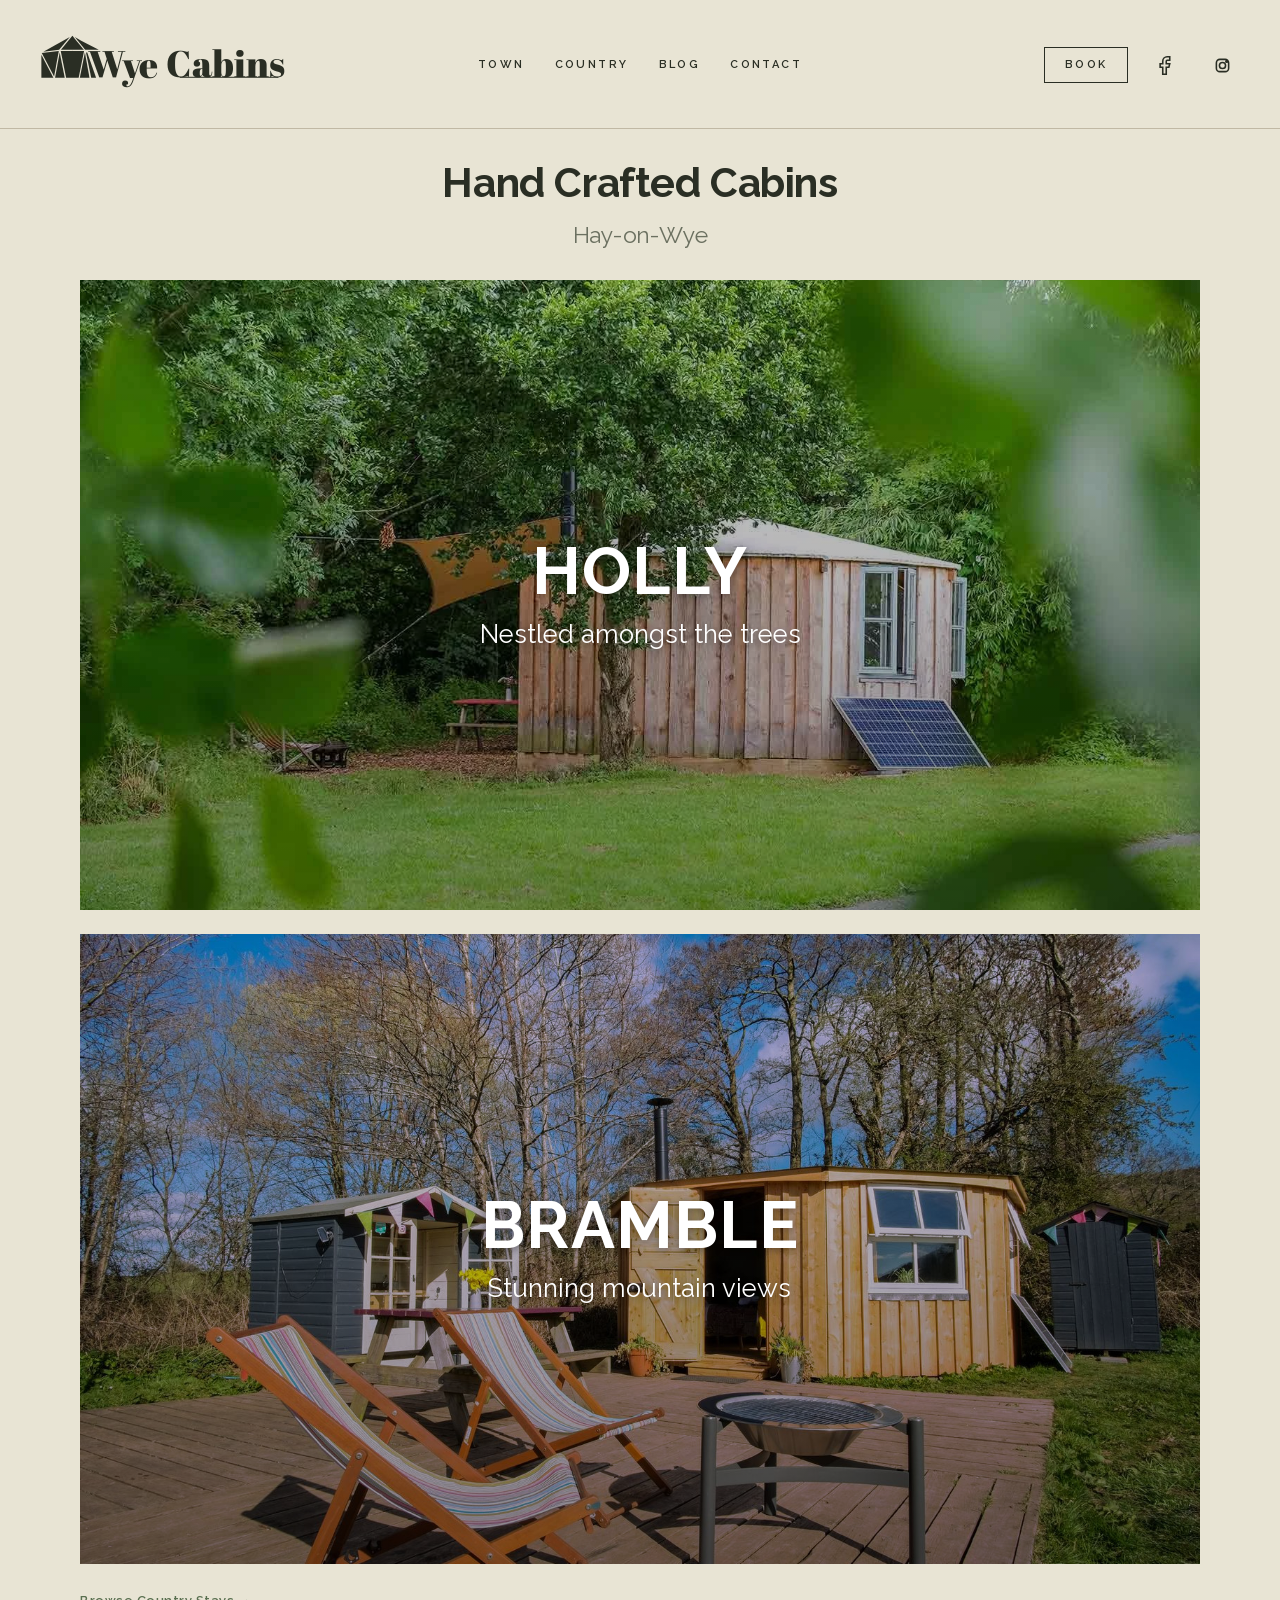
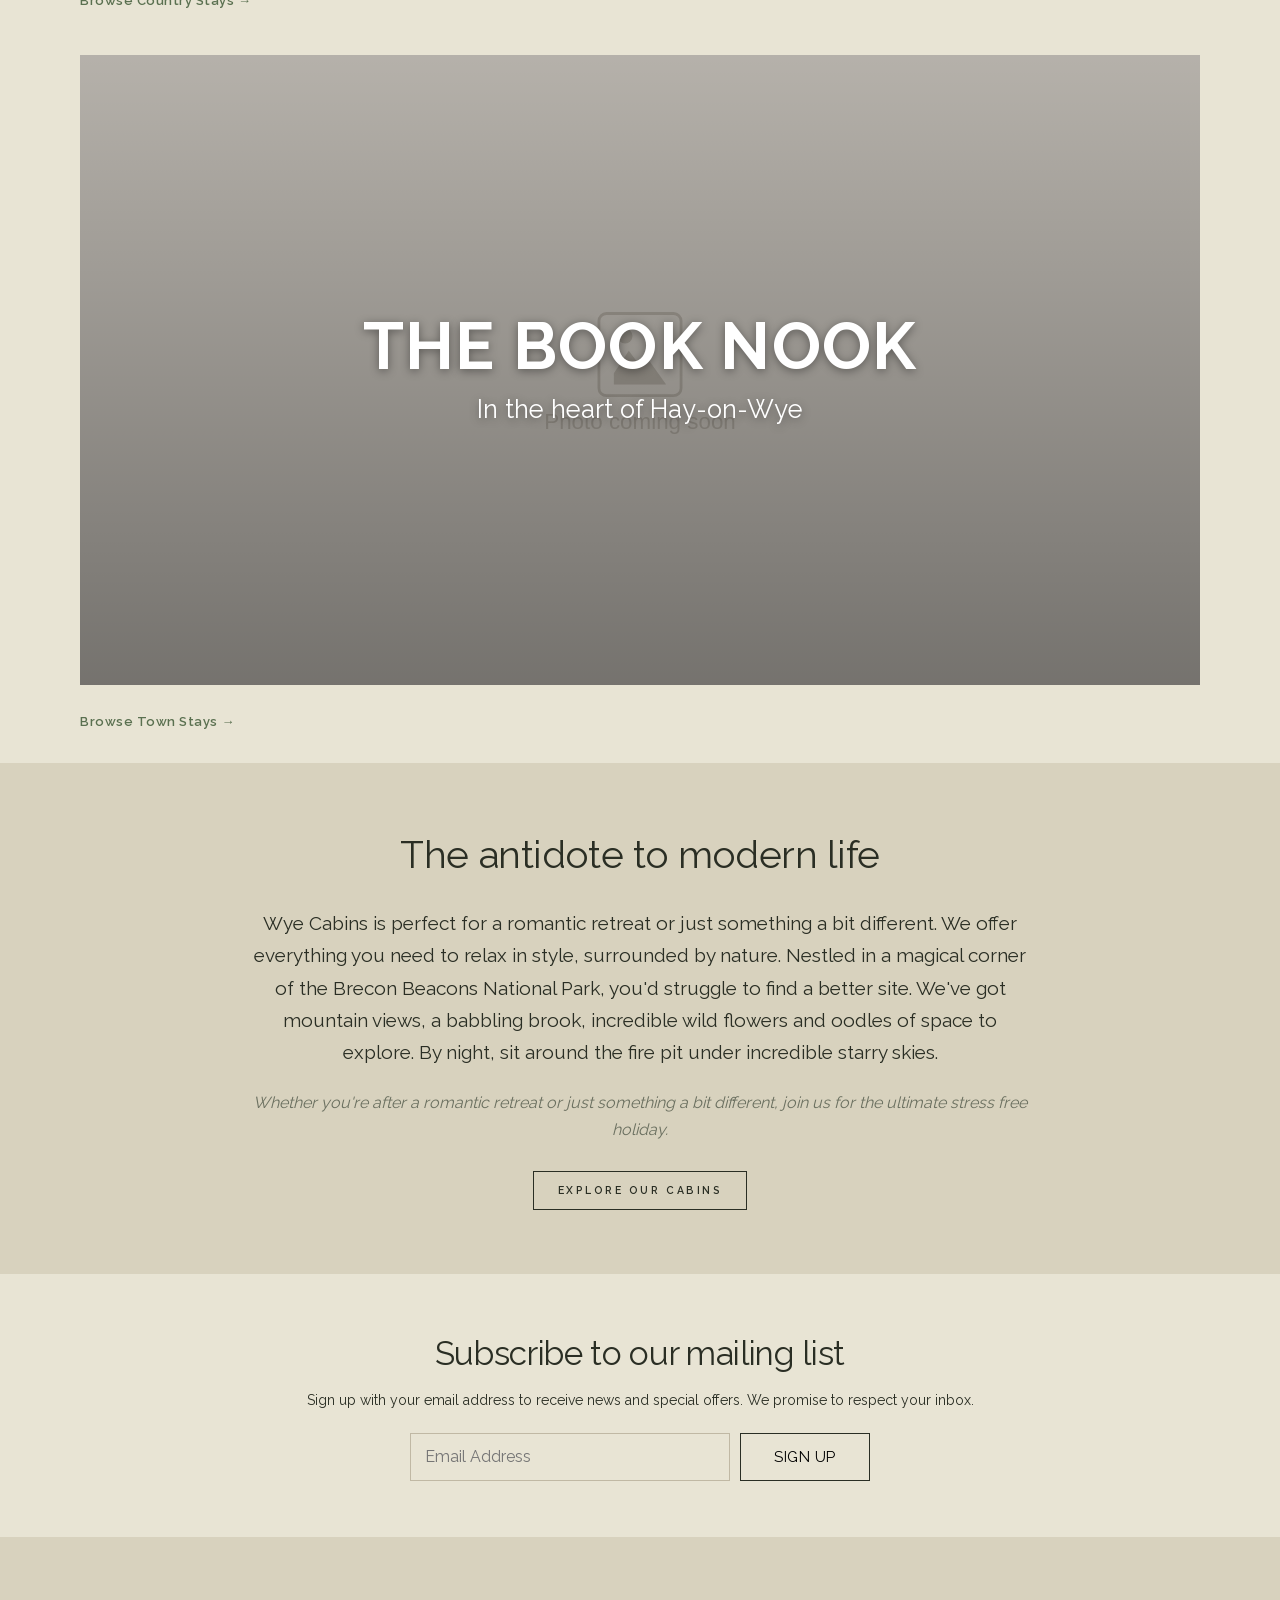
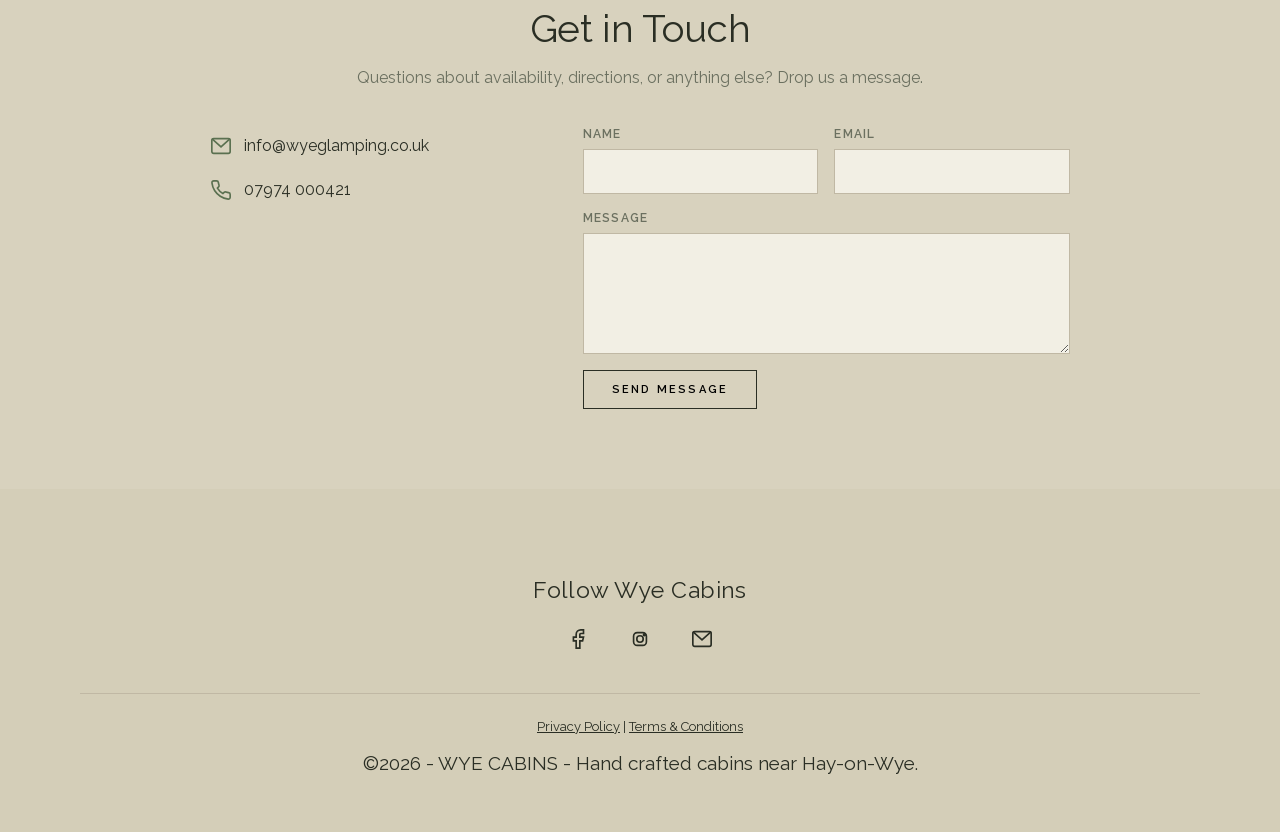
<file: index.html>
<!doctype html>
<html lang="en">
  <head>
    <meta charset="UTF-8">
    <meta name="viewport" content="width=device-width, initial-scale=1.0">
    <link rel="icon" href="assets/images/favicon.svg" type="image/svg+xml">
    <title>Hand Crafted Cabins in Hay-on-Wye | Wye Cabins</title>
    <meta name="description" content="Book hand crafted cabins in the Brecon Beacons near Hay-on-Wye. Romantic retreats with mountain views, fire pits and starry skies. Choose from Holly, Bramble or The Book Nook.">
    <link rel="canonical" href="https://wyecabins.co.uk/">
    <meta property="og:title" content="Hand Crafted Cabins in Hay-on-Wye | Wye Cabins">
    <meta property="og:description" content="Book hand crafted cabins in the Brecon Beacons near Hay-on-Wye. Romantic retreats with mountain views, fire pits and starry skies.">
    <meta property="og:image" content="assets/images/Holly/Holly%20Cover.webp">
    <meta property="og:url" content="https://wyecabins.co.uk/">
    <meta property="og:type" content="website">
    <meta name="twitter:card" content="summary_large_image">
    <meta name="twitter:title" content="Hand Crafted Cabins in Hay-on-Wye | Wye Cabins">
    <meta name="twitter:description" content="Book hand crafted cabins in the Brecon Beacons near Hay-on-Wye.">
    <meta name="twitter:image" content="assets/images/Holly/Holly%20Cover.webp">
    <link rel="stylesheet" href="styles.css">
    <link rel="preload" as="image" href="assets/images/Holly/Holly%20Cover.webp" fetchpriority="high">
    <link rel="preload" as="font" href="assets/fonts/raleway.woff2" type="font/woff2" crossorigin>
    <link rel="preload" as="font" href="assets/fonts/abril-fatface.woff2" type="font/woff2" crossorigin>
    <script type="application/ld+json">
    {
      "@context": "https://schema.org",
      "@type": "LodgingBusiness",
      "name": "Wye Cabins",
      "description": "Hand crafted cabins in the Brecon Beacons near Hay-on-Wye.",
      "address": {
        "@type": "PostalAddress",
        "streetAddress": "Gwernyfed Old Estate Yard, Felindre",
        "addressLocality": "Brecon",
        "postalCode": "LD3 0SU",
        "addressRegion": "Powys",
        "addressCountry": "GB"
      },
      "telephone": "+447974000421",
      "email": "info@wyeglamping.co.uk",
      "url": "https://wyecabins.co.uk",
      "sameAs": [
        "https://www.facebook.com/pages/Wye%20Glamping/625040167843407/",
        "https://www.instagram.com/wye_glamping/"
      ],
      "hasMap": "https://www.google.com/maps/search/?api=1&query=Felindre+Brecon+Powys"
    }
    </script>
  </head>
  <body data-page="home">
    <a class="skip-link" href="#main-content">Skip to content</a>

    <header class="topbar" id="site-header"></header>

    <main id="main-content" data-slot="home">
      <div id="homeContent"></div>
    </main>

    <footer class="site-footer" id="site-footer"></footer>

    <script src="script.js" defer></script>
  </body>
</html>
</file>
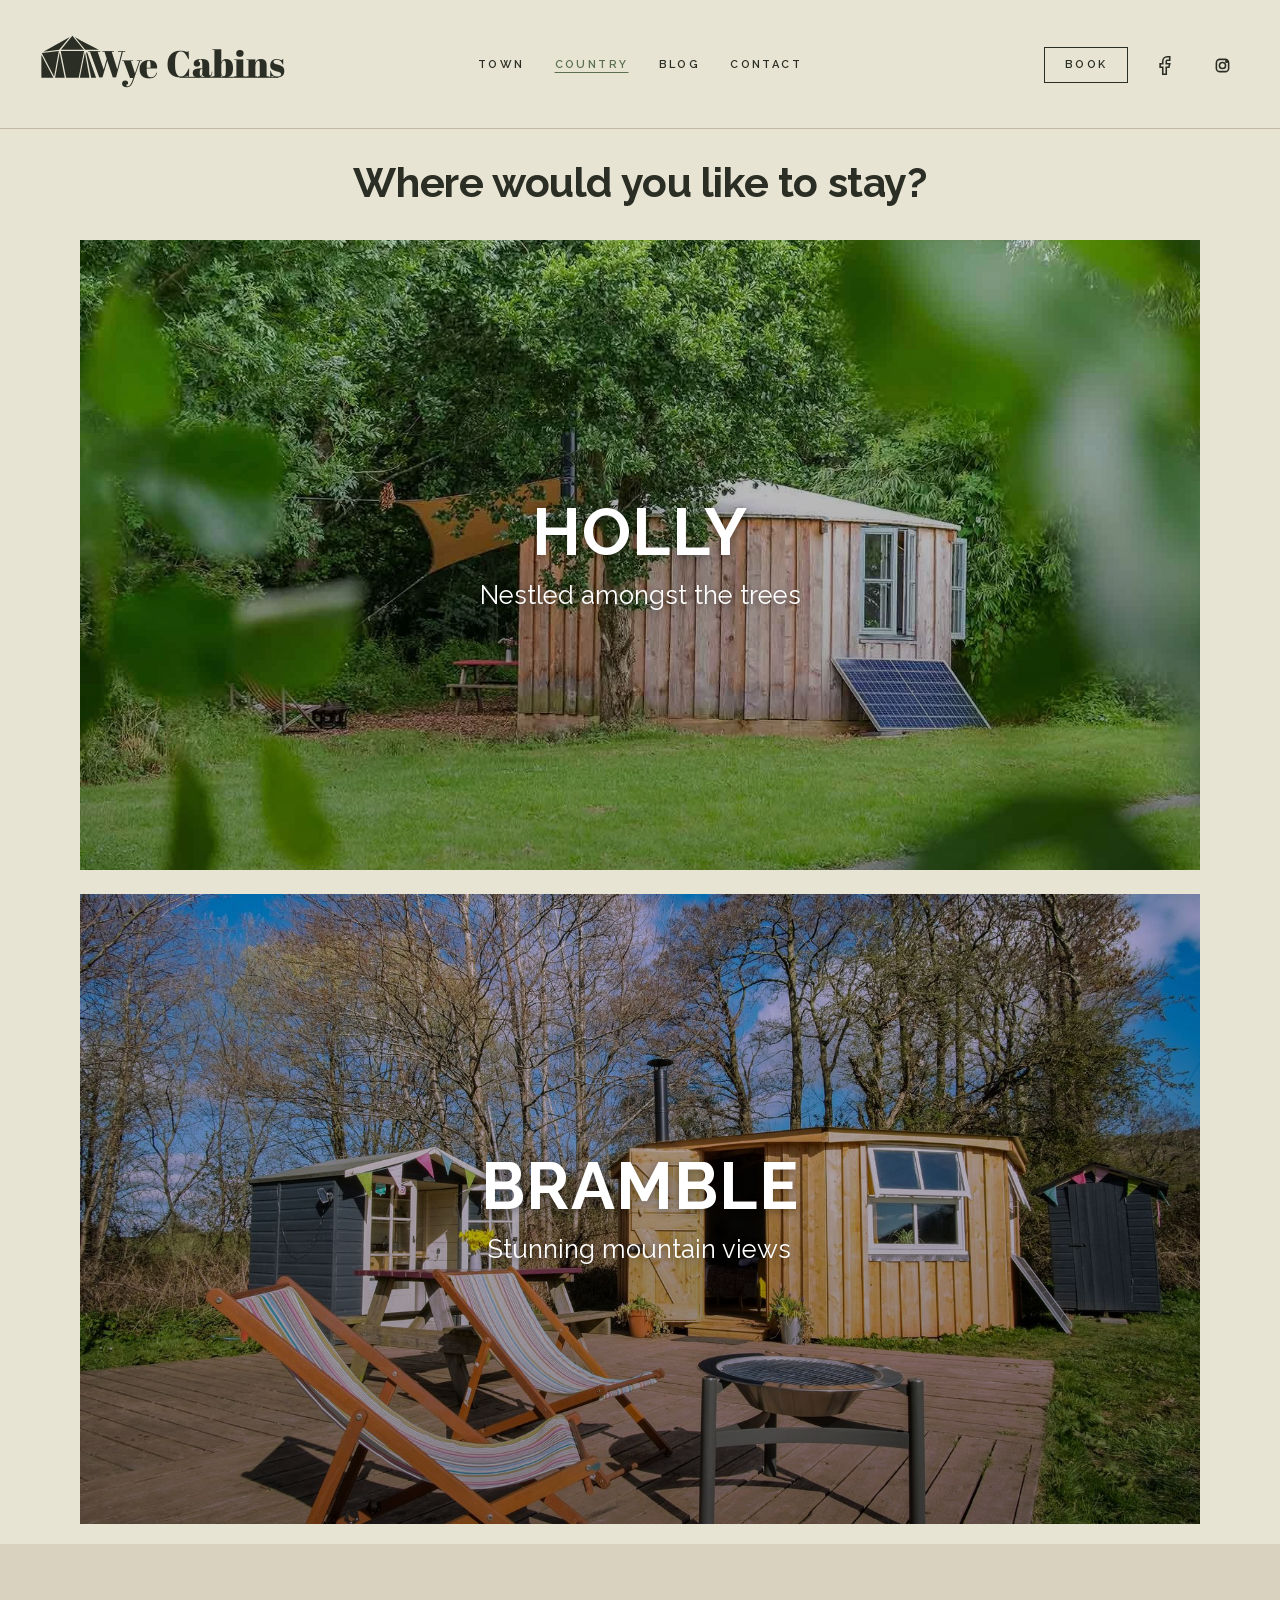
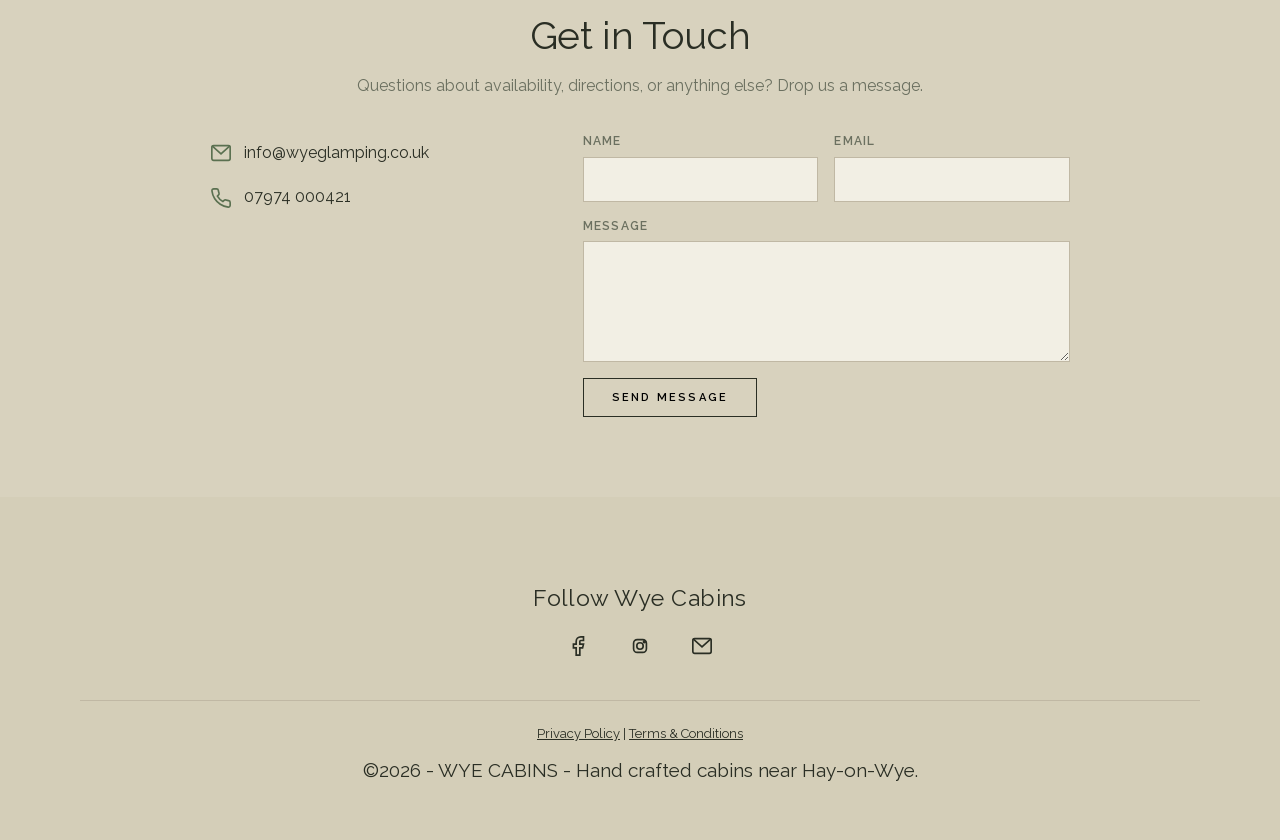
<file: country.html>
<!doctype html>
<html lang="en">
  <head>
    <meta charset="UTF-8">
    <meta name="viewport" content="width=device-width, initial-scale=1.0">
    <link rel="icon" href="assets/images/favicon.svg" type="image/svg+xml">
    <title>Country Cabins near Hay-on-Wye | Wye Cabins</title>
    <meta name="description" content="Escape to off-grid cabins in the Brecon Beacons. Choose Holly or Bramble for mountain views, wood burners and wild flower meadows near Hay-on-Wye.">
    <meta property="og:title" content="Country Cabins near Hay-on-Wye | Wye Cabins">
    <meta property="og:description" content="Escape to off-grid cabins in the Brecon Beacons. Choose Holly or Bramble for mountain views, wood burners and wild flower meadows near Hay-on-Wye.">
    <meta property="og:image" content="assets/images/Holly/Holly%20Cover.webp">
    <meta property="og:type" content="website">
    <link rel="canonical" href="https://wyecabins.co.uk/country.html">
    <meta property="og:url" content="https://wyecabins.co.uk/country.html">
    <meta name="twitter:card" content="summary_large_image">
    <meta name="twitter:title" content="Country Cabins near Hay-on-Wye | Wye Cabins">
    <meta name="twitter:description" content="Escape to off-grid cabins in the Brecon Beacons. Choose Holly or Bramble for mountain views and wood burners.">
    <meta name="twitter:image" content="assets/images/Holly/Holly%20Cover.webp">
    <link rel="stylesheet" href="styles.css">
    <link rel="preload" as="image" href="assets/images/Holly/Holly%20Cover.webp" fetchpriority="high">
  </head>
  <body data-page="country">
    <a class="skip-link" href="#main-content">Skip to content</a>

    <header class="topbar" id="site-header"></header>

    <main id="main-content" class="home-section">
      <div id="countryContent"></div>
    </main>

    <footer class="site-footer" id="site-footer"></footer>

    <script src="script.js" defer></script>
  </body>
</html>
</file>
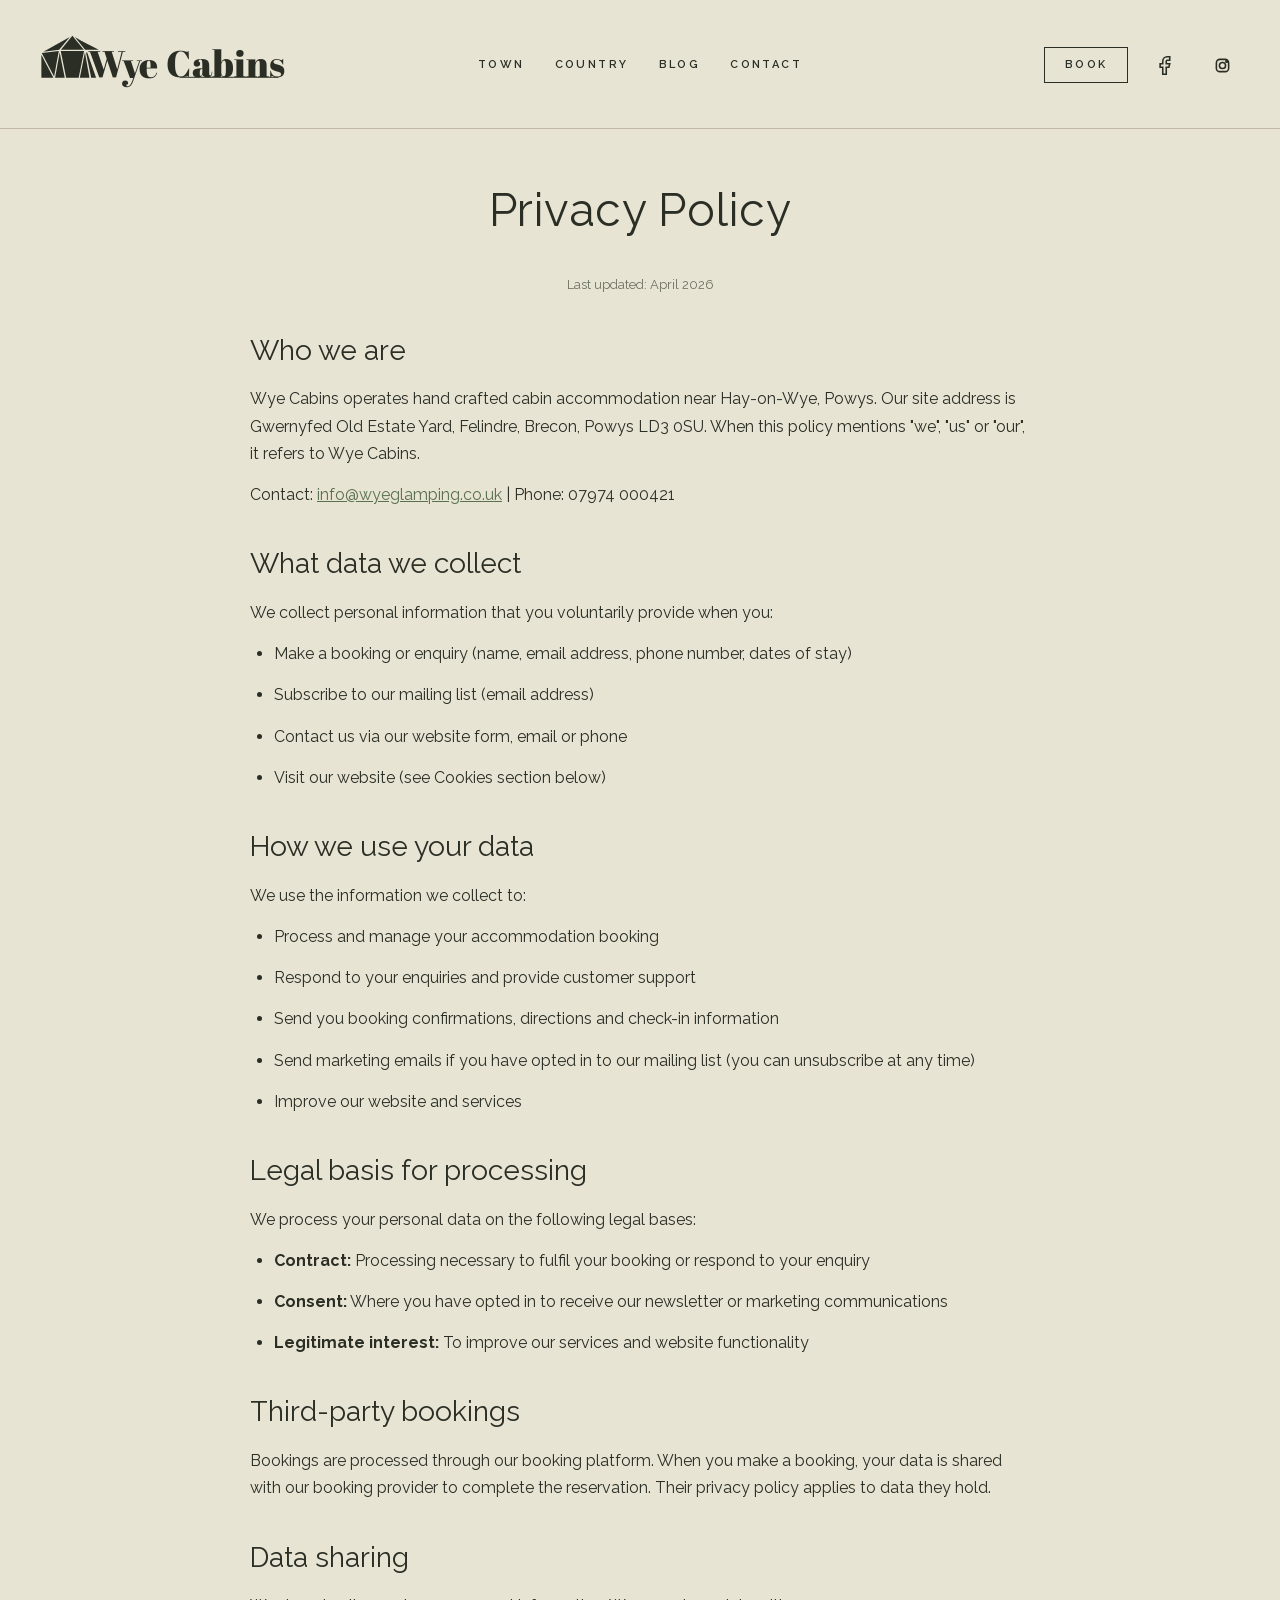
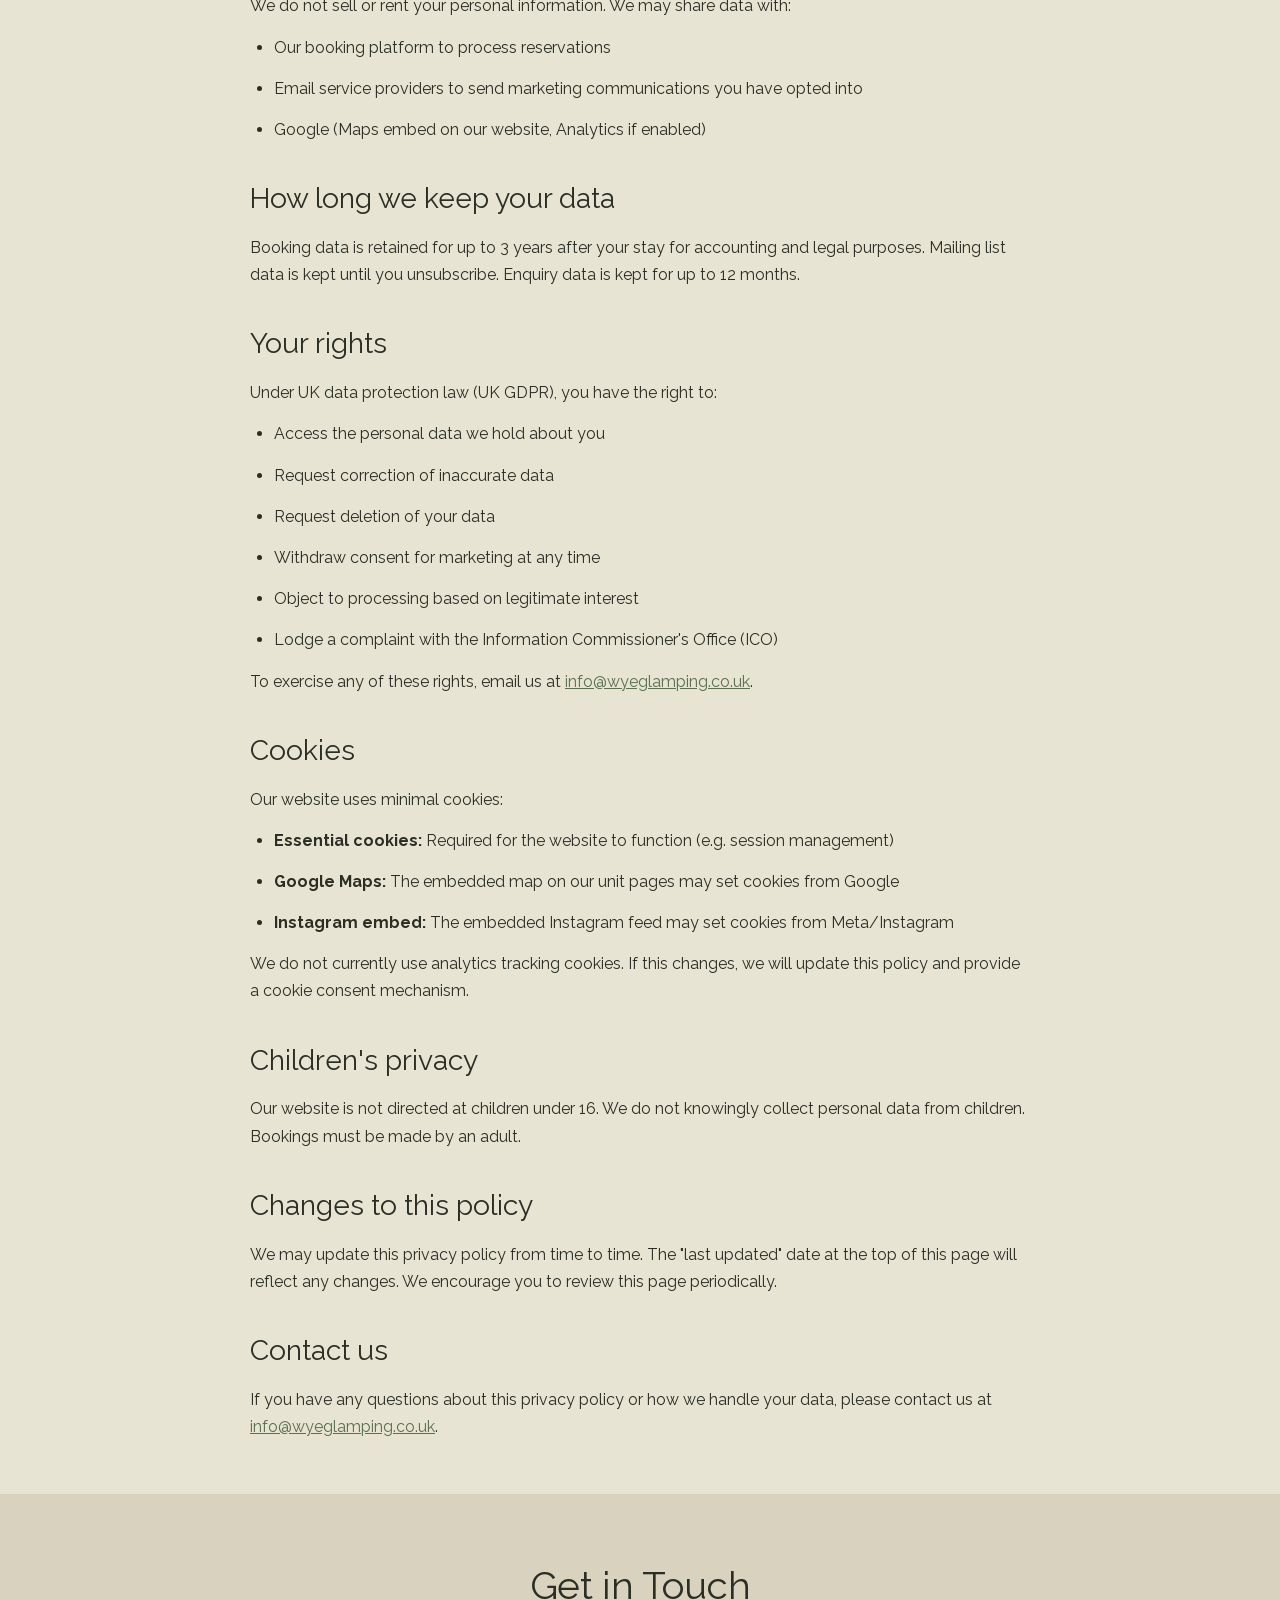
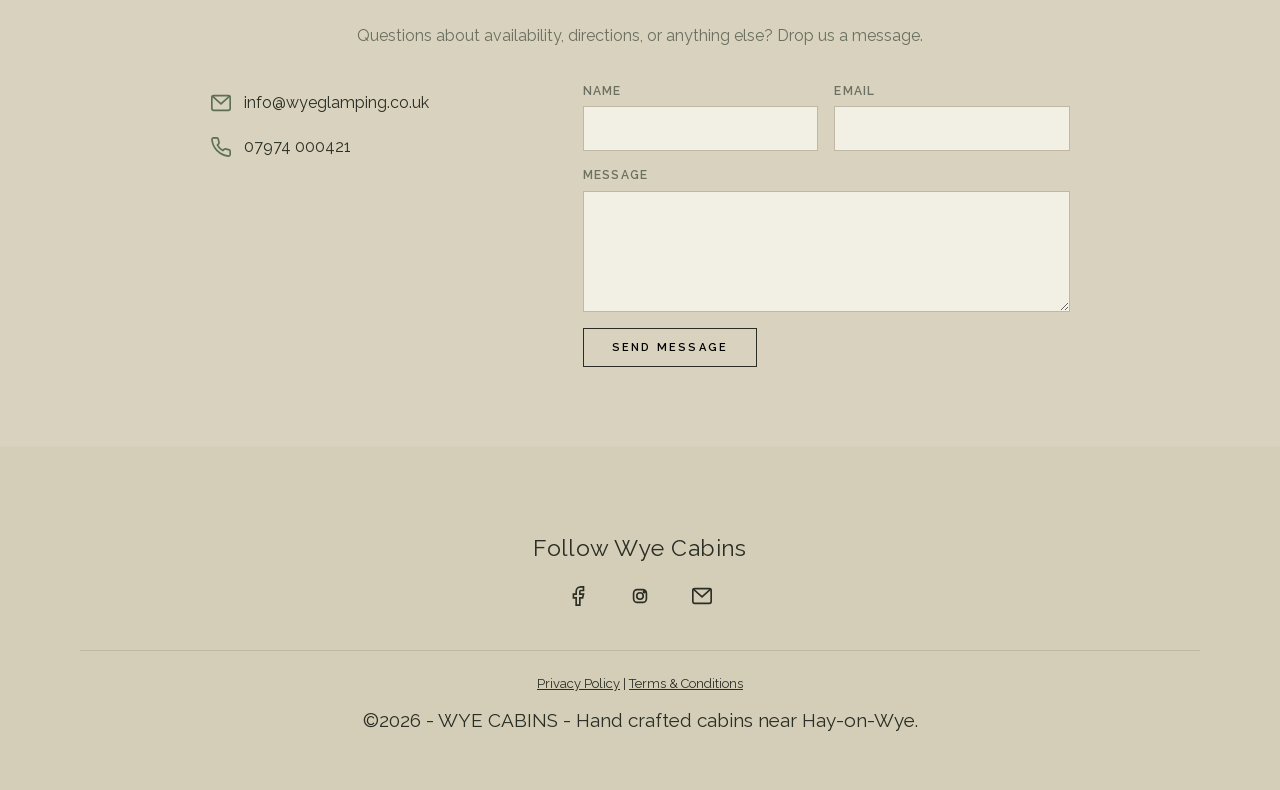
<file: privacy.html>
<!doctype html>
<html lang="en">
  <head>
    <meta charset="UTF-8">
    <meta name="viewport" content="width=device-width, initial-scale=1.0">
    <link rel="icon" href="assets/images/favicon.svg" type="image/svg+xml">
    <title>Privacy Policy | Wye Cabins</title>
    <meta name="description" content="Privacy policy for Wye Cabins. How we collect, use and protect your personal data when you book or enquire about our hand crafted cabins near Hay-on-Wye.">
    <link rel="canonical" href="https://wyecabins.co.uk/privacy.html">
    <meta name="robots" content="noindex">
    <link rel="stylesheet" href="styles.css">
    <style>
      .legal-page { padding: 48px 0 40px; }
      .legal-page h1 { margin: 0 0 32px; font-family: var(--heading-font); font-size: clamp(32px, 3.6vw, 52px); font-weight: 400; letter-spacing: 0.01em; text-align: center; }
      .legal-body { max-width: 780px; margin: 0 auto; }
      .legal-body h2 { margin: 36px 0 14px; font-family: var(--heading-font); font-size: clamp(22px, 2.2vw, 30px); font-weight: 400; }
      .legal-body p, .legal-body li { font-size: 16px; line-height: 1.7; margin: 0 0 14px; }
      .legal-body ul { padding-left: 24px; margin: 0 0 14px; }
      .legal-body a { color: var(--accent); text-decoration: underline; }
      .legal-updated { text-align: center; font-size: 13px; color: var(--ink-muted); margin-bottom: 32px; }
    </style>
  </head>
  <body>
    <a class="skip-link" href="#main-content">Skip to content</a>
    <header class="topbar" id="site-header"></header>

    <main id="main-content" class="legal-page">
      <div class="container">
        <h1>Privacy Policy</h1>
        <p class="legal-updated">Last updated: April 2026</p>

        <div class="legal-body">
          <h2>Who we are</h2>
          <p>Wye Cabins operates hand crafted cabin accommodation near Hay-on-Wye, Powys. Our site address is Gwernyfed Old Estate Yard, Felindre, Brecon, Powys LD3 0SU. When this policy mentions "we", "us" or "our", it refers to Wye Cabins.</p>
          <p>Contact: <a href="mailto:info@wyeglamping.co.uk">info@wyeglamping.co.uk</a> | Phone: 07974 000421</p>

          <h2>What data we collect</h2>
          <p>We collect personal information that you voluntarily provide when you:</p>
          <ul>
            <li>Make a booking or enquiry (name, email address, phone number, dates of stay)</li>
            <li>Subscribe to our mailing list (email address)</li>
            <li>Contact us via our website form, email or phone</li>
            <li>Visit our website (see Cookies section below)</li>
          </ul>

          <h2>How we use your data</h2>
          <p>We use the information we collect to:</p>
          <ul>
            <li>Process and manage your accommodation booking</li>
            <li>Respond to your enquiries and provide customer support</li>
            <li>Send you booking confirmations, directions and check-in information</li>
            <li>Send marketing emails if you have opted in to our mailing list (you can unsubscribe at any time)</li>
            <li>Improve our website and services</li>
          </ul>

          <h2>Legal basis for processing</h2>
          <p>We process your personal data on the following legal bases:</p>
          <ul>
            <li><strong>Contract:</strong> Processing necessary to fulfil your booking or respond to your enquiry</li>
            <li><strong>Consent:</strong> Where you have opted in to receive our newsletter or marketing communications</li>
            <li><strong>Legitimate interest:</strong> To improve our services and website functionality</li>
          </ul>

          <h2>Third-party bookings</h2>
          <p>Bookings are processed through our booking platform. When you make a booking, your data is shared with our booking provider to complete the reservation. Their privacy policy applies to data they hold.</p>

          <h2>Data sharing</h2>
          <p>We do not sell or rent your personal information. We may share data with:</p>
          <ul>
            <li>Our booking platform to process reservations</li>
            <li>Email service providers to send marketing communications you have opted into</li>
            <li>Google (Maps embed on our website, Analytics if enabled)</li>
          </ul>

          <h2>How long we keep your data</h2>
          <p>Booking data is retained for up to 3 years after your stay for accounting and legal purposes. Mailing list data is kept until you unsubscribe. Enquiry data is kept for up to 12 months.</p>

          <h2>Your rights</h2>
          <p>Under UK data protection law (UK GDPR), you have the right to:</p>
          <ul>
            <li>Access the personal data we hold about you</li>
            <li>Request correction of inaccurate data</li>
            <li>Request deletion of your data</li>
            <li>Withdraw consent for marketing at any time</li>
            <li>Object to processing based on legitimate interest</li>
            <li>Lodge a complaint with the Information Commissioner's Office (ICO)</li>
          </ul>
          <p>To exercise any of these rights, email us at <a href="mailto:info@wyeglamping.co.uk">info@wyeglamping.co.uk</a>.</p>

          <h2>Cookies</h2>
          <p>Our website uses minimal cookies:</p>
          <ul>
            <li><strong>Essential cookies:</strong> Required for the website to function (e.g. session management)</li>
            <li><strong>Google Maps:</strong> The embedded map on our unit pages may set cookies from Google</li>
            <li><strong>Instagram embed:</strong> The embedded Instagram feed may set cookies from Meta/Instagram</li>
          </ul>
          <p>We do not currently use analytics tracking cookies. If this changes, we will update this policy and provide a cookie consent mechanism.</p>

          <h2>Children's privacy</h2>
          <p>Our website is not directed at children under 16. We do not knowingly collect personal data from children. Bookings must be made by an adult.</p>

          <h2>Changes to this policy</h2>
          <p>We may update this privacy policy from time to time. The "last updated" date at the top of this page will reflect any changes. We encourage you to review this page periodically.</p>

          <h2>Contact us</h2>
          <p>If you have any questions about this privacy policy or how we handle your data, please contact us at <a href="mailto:info@wyeglamping.co.uk">info@wyeglamping.co.uk</a>.</p>
        </div>
      </div>
    </main>

    <footer class="site-footer" id="site-footer"></footer>
    <script src="script.js" defer></script>
  </body>
</html>
</file>
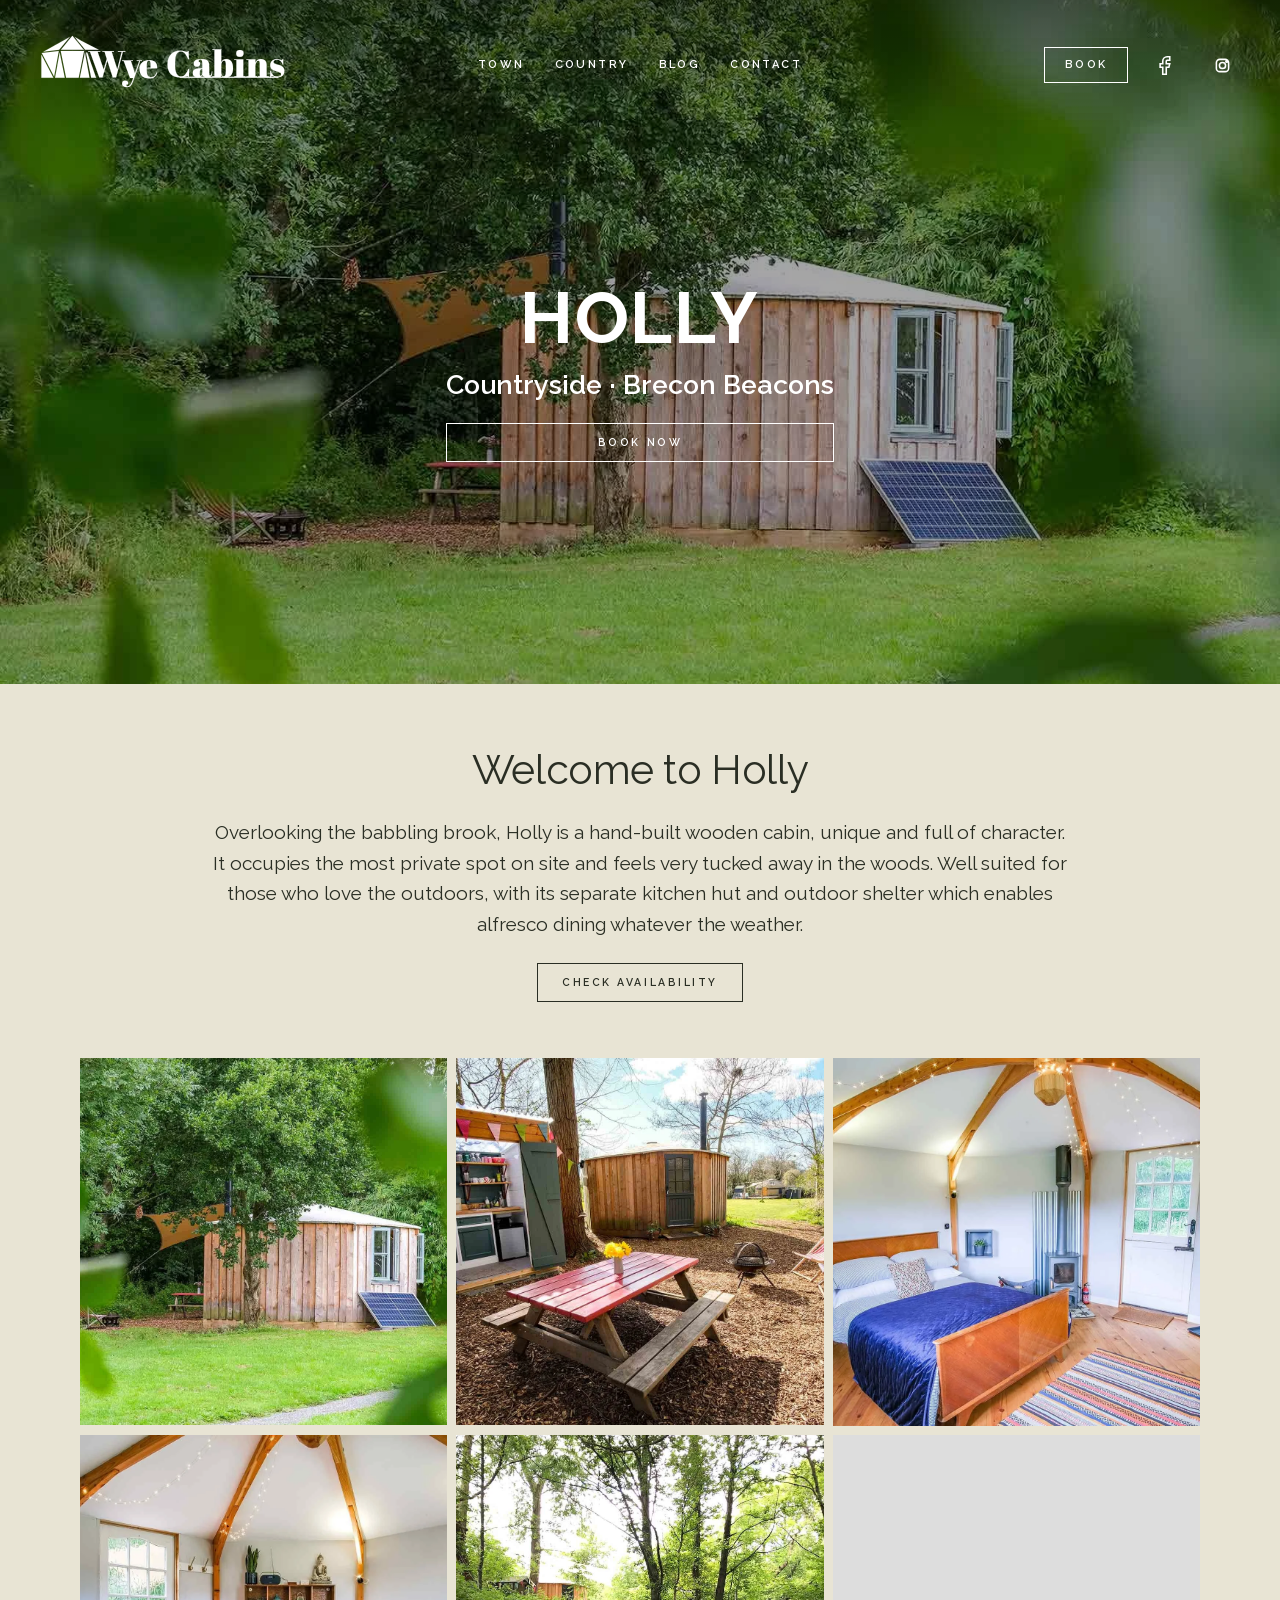
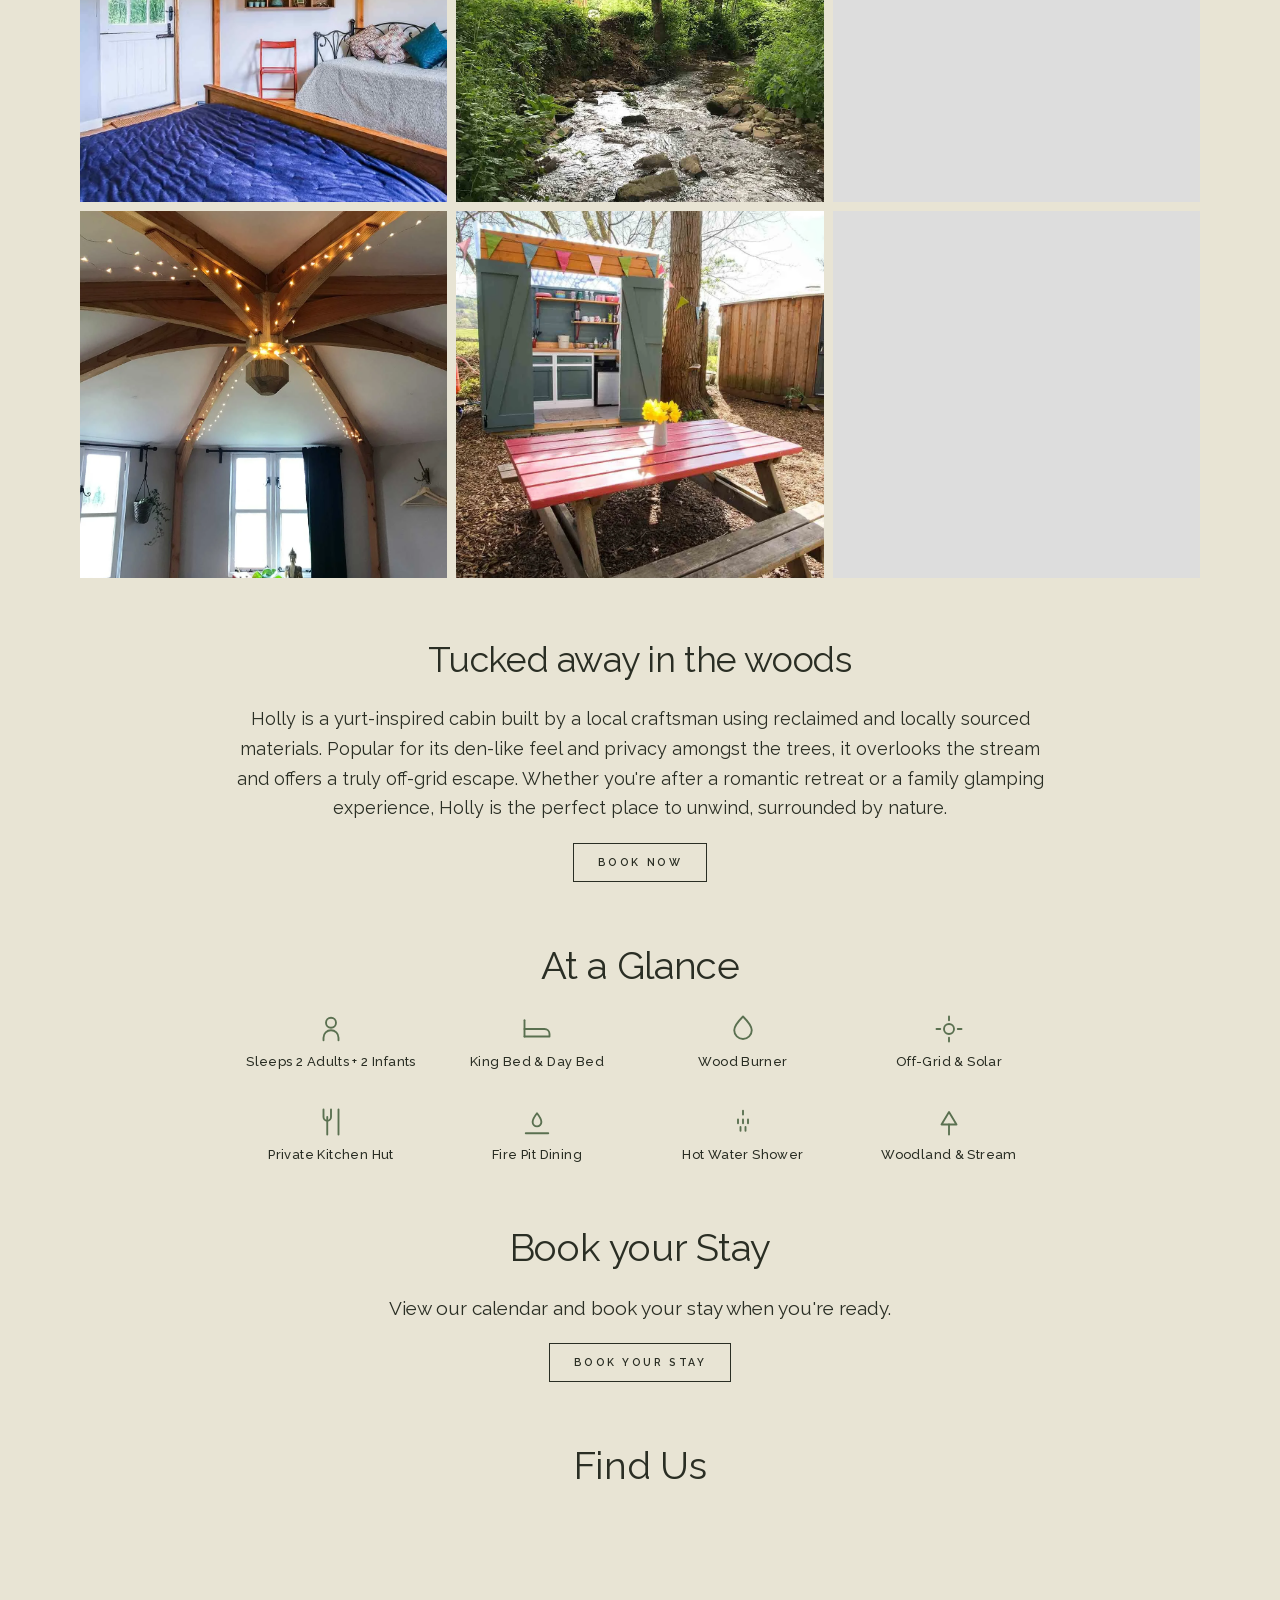
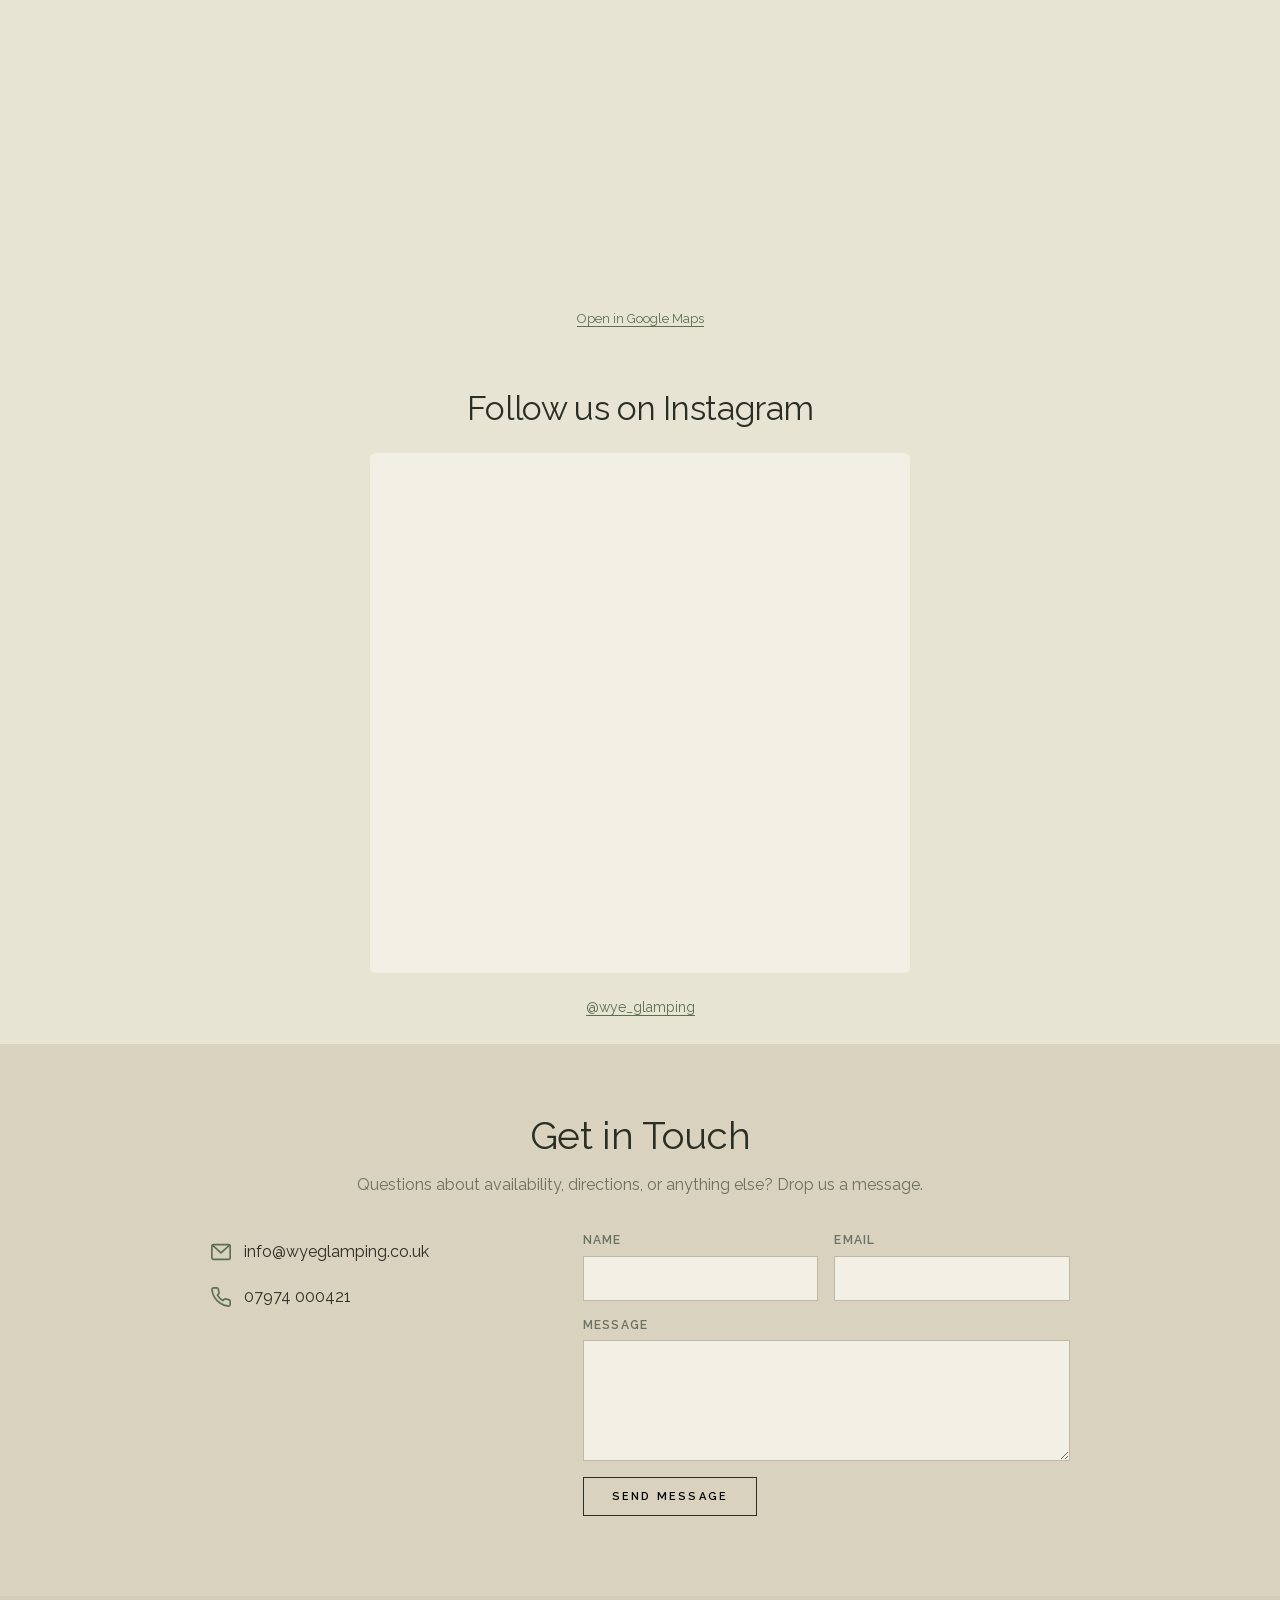
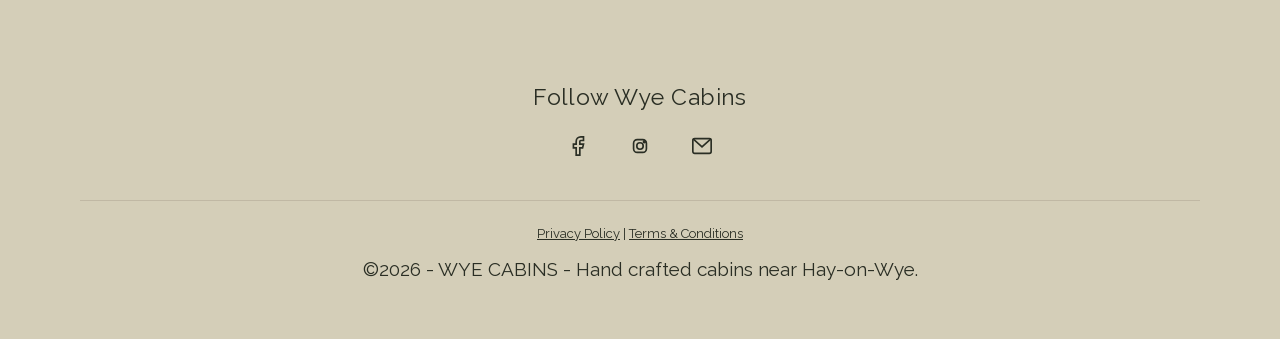
<file: stay.html>
<!doctype html>
<html lang="en">
  <head>
    <meta charset="UTF-8">
    <meta name="viewport" content="width=device-width, initial-scale=1.0">
    <link rel="icon" href="assets/images/favicon.svg" type="image/svg+xml">
    <title>Cabin Stay | Wye Cabins</title>
    <meta name="description" content="Hand crafted cabin stay at Wye Cabins near Hay-on-Wye in the Brecon Beacons.">
    <link rel="canonical" href="https://wyecabins.co.uk/stay.html">
    <meta property="og:title" content="Cabin Stay | Wye Cabins">
    <meta property="og:description" content="Hand crafted cabin stay at Wye Cabins near Hay-on-Wye in the Brecon Beacons.">
    <meta property="og:image" content="assets/images/Holly/Holly%20Cover.webp">
    <meta property="og:url" content="https://wyecabins.co.uk/stay.html">
    <meta property="og:type" content="website">
    <meta name="twitter:card" content="summary_large_image">
    <meta name="twitter:title" content="Cabin Stay | Wye Cabins">
    <meta name="twitter:description" content="Hand crafted cabin stay at Wye Cabins near Hay-on-Wye.">
    <meta name="twitter:image" content="assets/images/Holly/Holly%20Cover.webp">
    <link rel="stylesheet" href="styles.css">
    <link rel="preload" as="image" href="assets/images/Holly/Holly%20Cover.webp" fetchpriority="high">
  </head>
  <body data-page="stay">
    <a class="skip-link" href="#main-content">Skip to content</a>

    <header class="topbar" id="site-header"></header>

    <main id="main-content" class="unit-page">
      <section class="unit-hero" id="unitHero">
        <img id="unitHeroImage" src="assets/images/Holly/Holly%20Cover.webp" alt="Cabin at Wye Cabins near Hay-on-Wye" width="1500" height="1000" decoding="async" fetchpriority="high">
        <div class="unit-hero-overlay">
          <h1 id="unitHeroTitle">HOLLY</h1>
          <p id="unitHeroMeta">Wye Cabins</p>
          <a class="ghost-btn" href="#unitBook">BOOK NOW</a>
        </div>
      </section>

      <section class="unit-intro section-narrow">
        <h2 id="unitIntroTitle">Welcome to Holly</h2>
        <p id="unitIntroText">A peaceful country stay with warm interiors and woodland views.</p>
        <a class="outline-btn" href="#unitBook">CHECK AVAILABILITY</a>
      </section>

      <section class="unit-gallery section-narrow" id="unitGallery"></section>

      <section class="unit-story section-narrow" id="unitStorySection" hidden>
        <h2 id="unitStoryTitle">Slow down at your own pace</h2>
        <p id="unitStoryText"></p>
        <a class="outline-btn" href="#unitBook" style="margin-top:20px">BOOK NOW</a>
      </section>

      <section class="unit-details section-narrow">
        <h2>At a Glance</h2>
        <div class="specs-grid" id="unitSpecsGrid"></div>
      </section>

      <section class="unit-book section-narrow" id="unitBook">
        <h2>Book your Stay</h2>
        <p>View our calendar and book your stay when you're ready.</p>
        <a class="outline-btn" href="mailto:info@wyeglamping.co.uk?subject=Booking%20Enquiry">BOOK YOUR STAY</a>
      </section>

      <section class="unit-map section-narrow">
        <h2>Find Us</h2>
        <iframe id="unitMapFrame" title="Map showing cabin location" loading="lazy" referrerpolicy="no-referrer-when-downgrade" allowfullscreen></iframe>
        <p class="map-link"><a id="unitMapLink" href="#" target="_blank" rel="noreferrer">Open in Google Maps</a></p>
      </section>

      <section class="unit-instagram section-narrow" id="unitInstagram">
        <h2>Follow us on Instagram</h2>
        <div class="instagram-slider">
          <button class="insta-arrow" id="instaPrev" aria-label="Previous posts">&lsaquo;</button>
          <div class="insta-track" id="instagramTrack"></div>
          <button class="insta-arrow" id="instaNext" aria-label="Next posts">&rsaquo;</button>
        </div>
        <p class="instagram-follow"><a href="https://www.instagram.com/wye_glamping/" target="_blank" rel="noreferrer">@wye_glamping</a></p>
      </section>
    </main>

    <footer class="site-footer" id="site-footer"></footer>

    <div class="lightbox" id="lightbox" role="dialog" aria-modal="true" aria-label="Image lightbox" hidden>
      <button class="lightbox-close" id="lightboxClose" aria-label="Close image">&#10005;</button>
      <img id="lightboxImage" alt="Full size gallery image">
    </div>

    <script src="script.js" defer></script>
  </body>
</html>
</file>
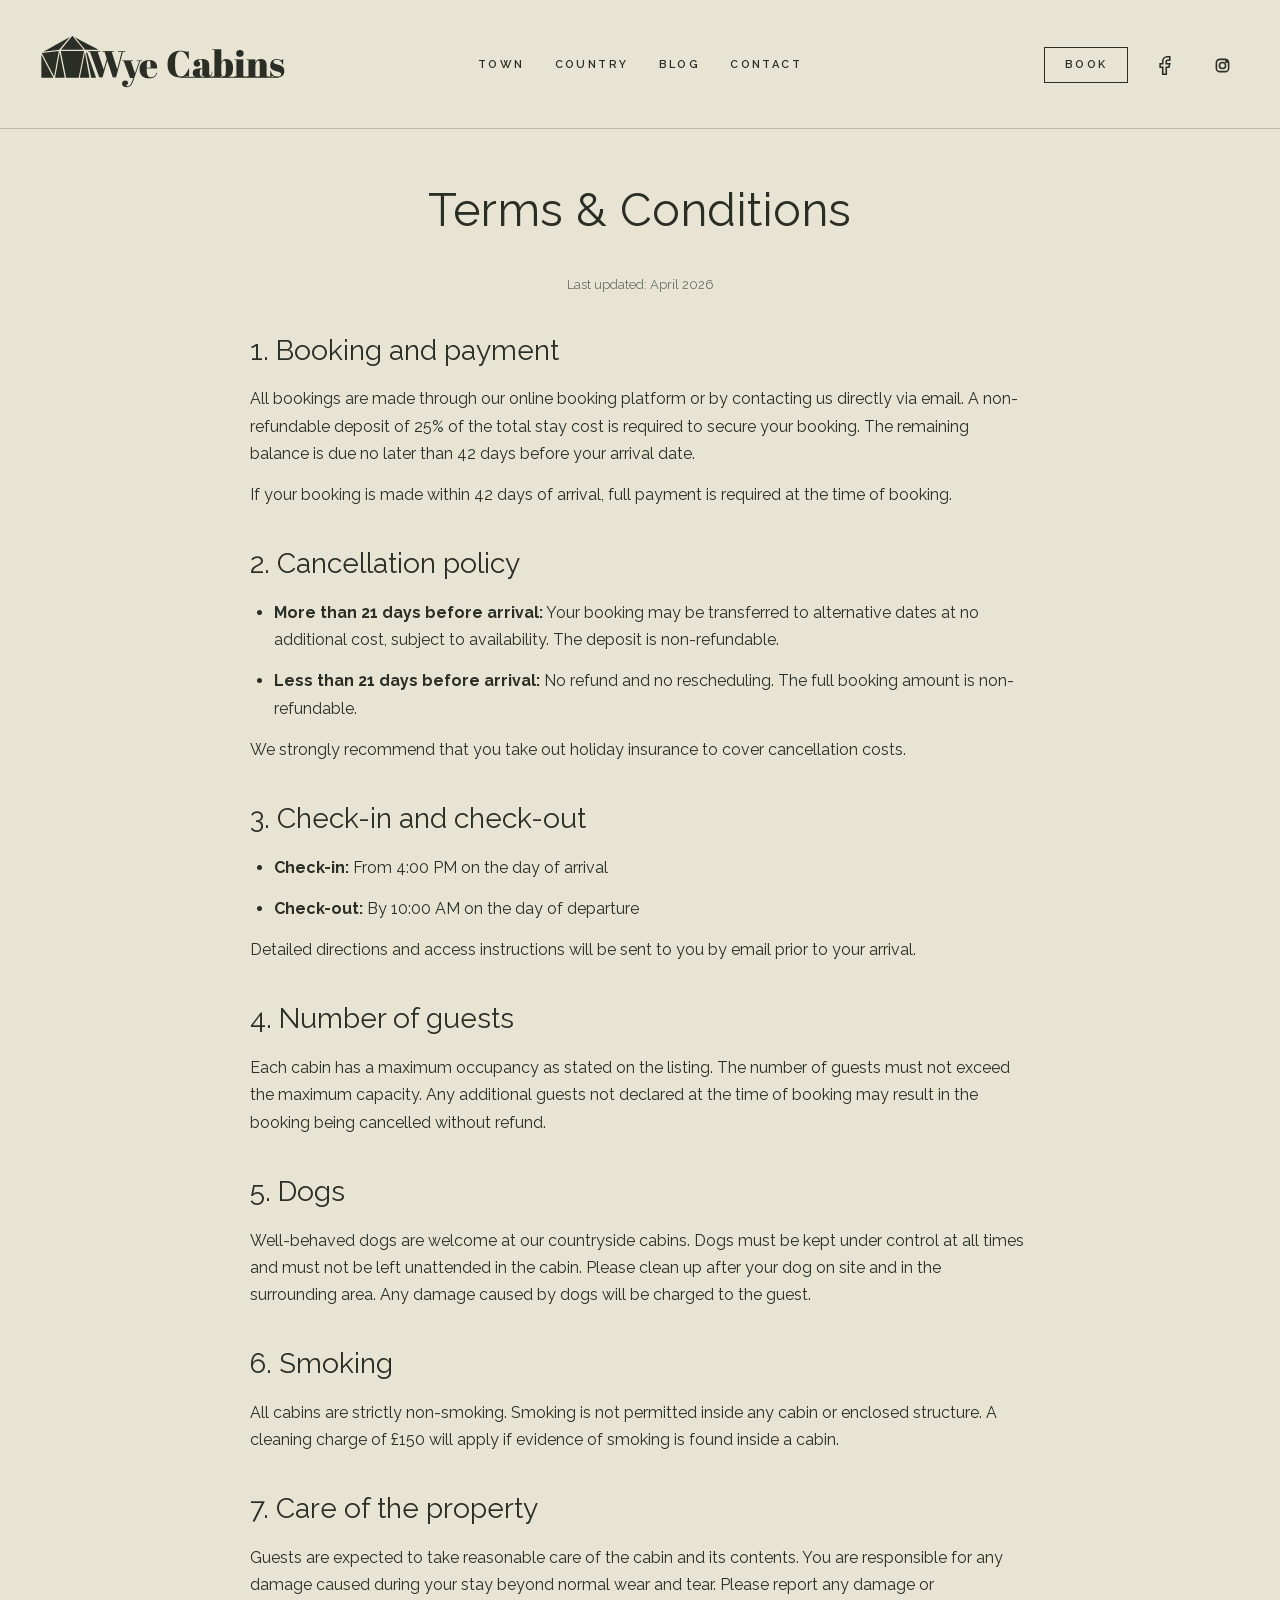
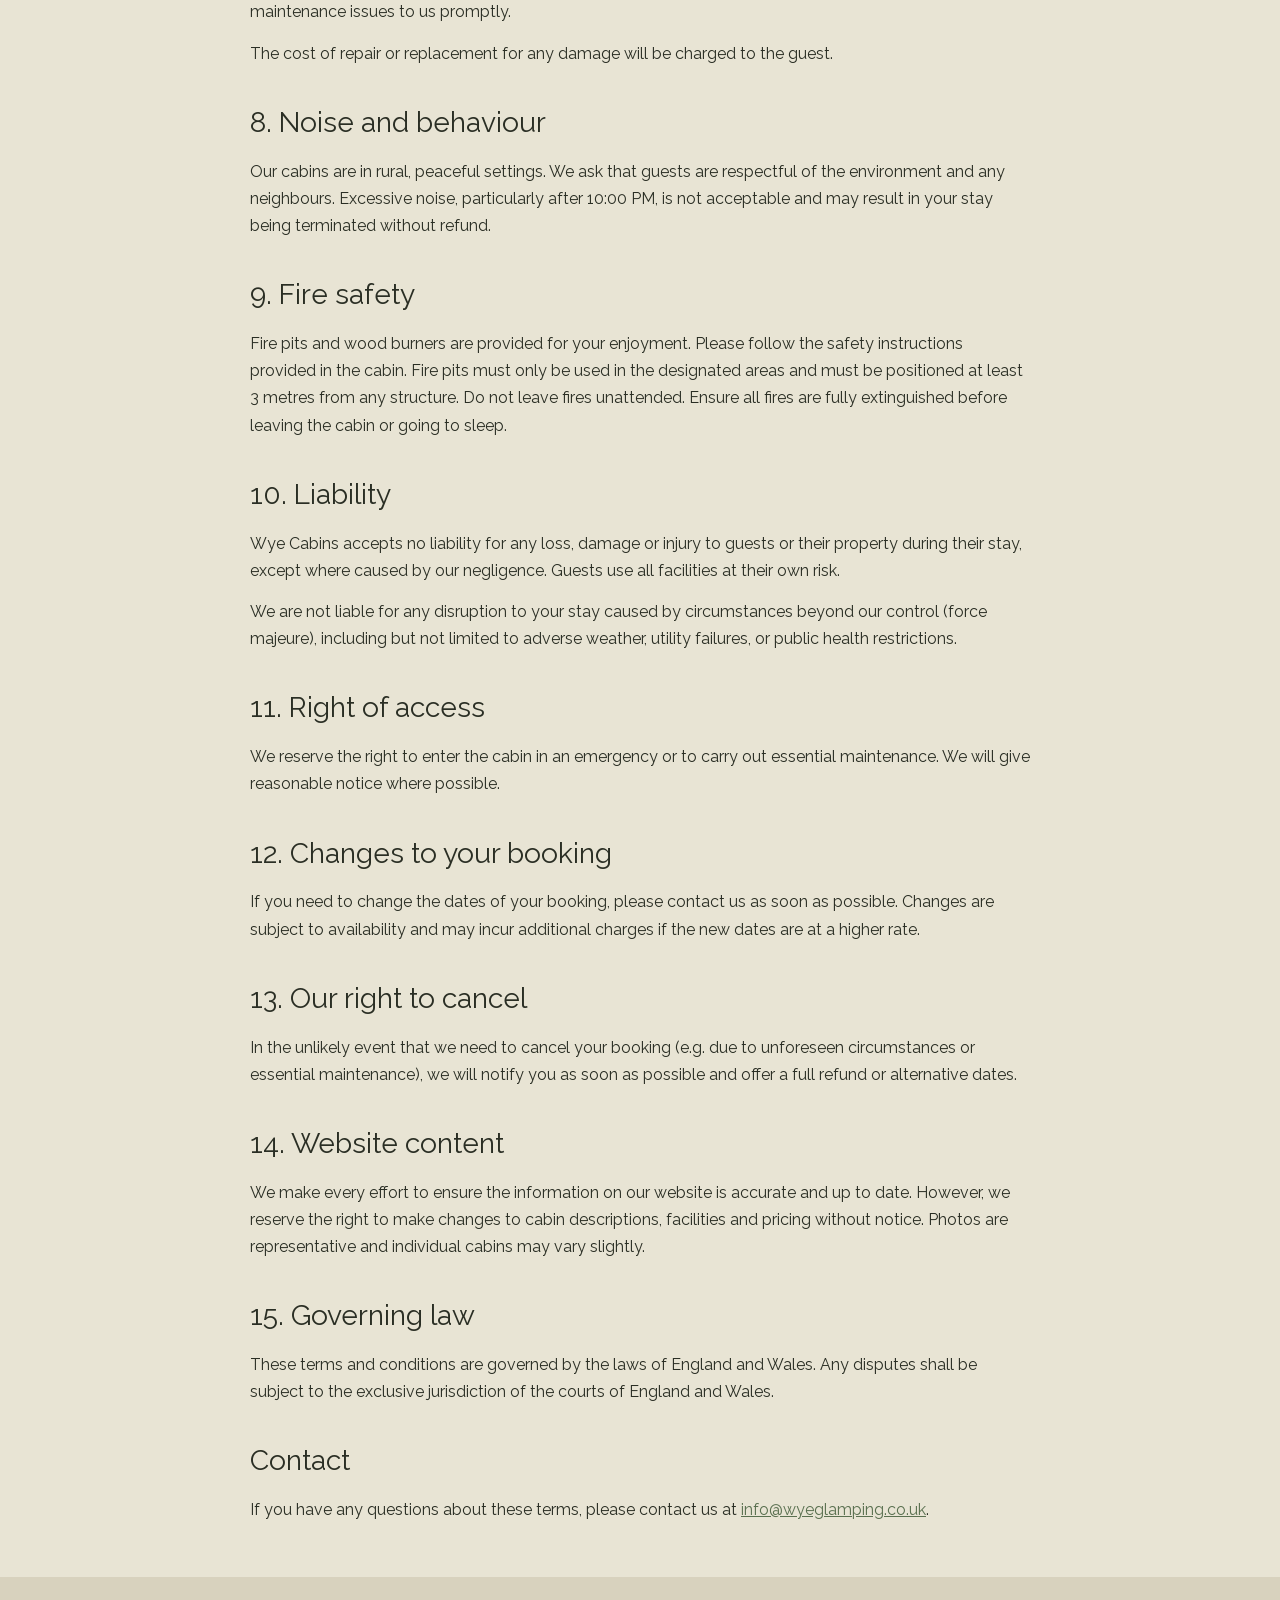
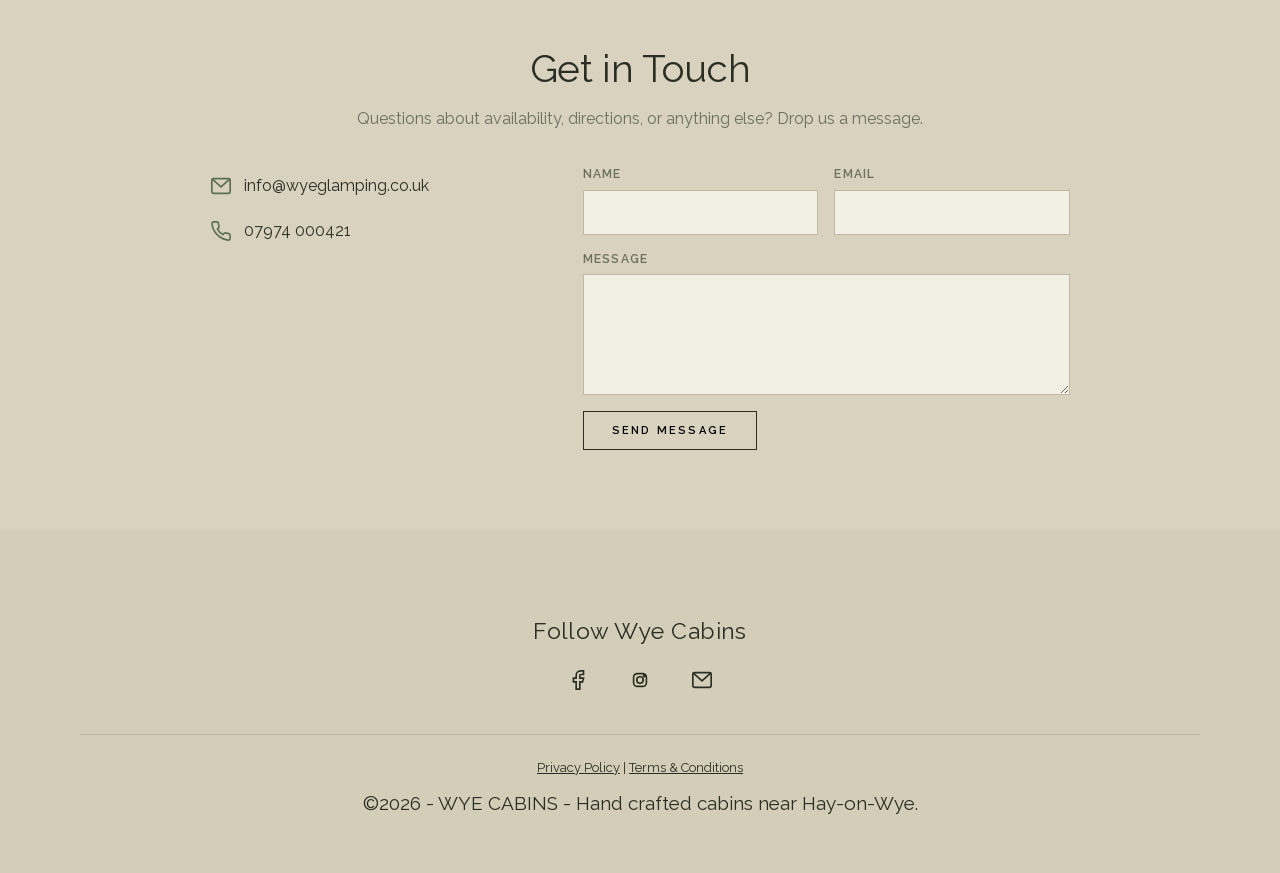
<file: terms.html>
<!doctype html>
<html lang="en">
  <head>
    <meta charset="UTF-8">
    <meta name="viewport" content="width=device-width, initial-scale=1.0">
    <link rel="icon" href="assets/images/favicon.svg" type="image/svg+xml">
    <title>Terms &amp; Conditions | Wye Cabins</title>
    <meta name="description" content="Terms and conditions for booking a stay at Wye Cabins near Hay-on-Wye. Cancellation policy, check-in times, house rules and more.">
    <link rel="canonical" href="https://wyecabins.co.uk/terms.html">
    <meta name="robots" content="noindex">
    <link rel="stylesheet" href="styles.css">
    <style>
      .legal-page { padding: 48px 0 40px; }
      .legal-page h1 { margin: 0 0 32px; font-family: var(--heading-font); font-size: clamp(32px, 3.6vw, 52px); font-weight: 400; letter-spacing: 0.01em; text-align: center; }
      .legal-body { max-width: 780px; margin: 0 auto; }
      .legal-body h2 { margin: 36px 0 14px; font-family: var(--heading-font); font-size: clamp(22px, 2.2vw, 30px); font-weight: 400; }
      .legal-body p, .legal-body li { font-size: 16px; line-height: 1.7; margin: 0 0 14px; }
      .legal-body ul, .legal-body ol { padding-left: 24px; margin: 0 0 14px; }
      .legal-body a { color: var(--accent); text-decoration: underline; }
      .legal-updated { text-align: center; font-size: 13px; color: var(--ink-muted); margin-bottom: 32px; }
    </style>
  </head>
  <body>
    <a class="skip-link" href="#main-content">Skip to content</a>
    <header class="topbar" id="site-header"></header>

    <main id="main-content" class="legal-page">
      <div class="container">
        <h1>Terms &amp; Conditions</h1>
        <p class="legal-updated">Last updated: April 2026</p>

        <div class="legal-body">
          <h2>1. Booking and payment</h2>
          <p>All bookings are made through our online booking platform or by contacting us directly via email. A non-refundable deposit of 25% of the total stay cost is required to secure your booking. The remaining balance is due no later than 42 days before your arrival date.</p>
          <p>If your booking is made within 42 days of arrival, full payment is required at the time of booking.</p>

          <h2>2. Cancellation policy</h2>
          <ul>
            <li><strong>More than 21 days before arrival:</strong> Your booking may be transferred to alternative dates at no additional cost, subject to availability. The deposit is non-refundable.</li>
            <li><strong>Less than 21 days before arrival:</strong> No refund and no rescheduling. The full booking amount is non-refundable.</li>
          </ul>
          <p>We strongly recommend that you take out holiday insurance to cover cancellation costs.</p>

          <h2>3. Check-in and check-out</h2>
          <ul>
            <li><strong>Check-in:</strong> From 4:00 PM on the day of arrival</li>
            <li><strong>Check-out:</strong> By 10:00 AM on the day of departure</li>
          </ul>
          <p>Detailed directions and access instructions will be sent to you by email prior to your arrival.</p>

          <h2>4. Number of guests</h2>
          <p>Each cabin has a maximum occupancy as stated on the listing. The number of guests must not exceed the maximum capacity. Any additional guests not declared at the time of booking may result in the booking being cancelled without refund.</p>

          <h2>5. Dogs</h2>
          <p>Well-behaved dogs are welcome at our countryside cabins. Dogs must be kept under control at all times and must not be left unattended in the cabin. Please clean up after your dog on site and in the surrounding area. Any damage caused by dogs will be charged to the guest.</p>

          <h2>6. Smoking</h2>
          <p>All cabins are strictly non-smoking. Smoking is not permitted inside any cabin or enclosed structure. A cleaning charge of &pound;150 will apply if evidence of smoking is found inside a cabin.</p>

          <h2>7. Care of the property</h2>
          <p>Guests are expected to take reasonable care of the cabin and its contents. You are responsible for any damage caused during your stay beyond normal wear and tear. Please report any damage or maintenance issues to us promptly.</p>
          <p>The cost of repair or replacement for any damage will be charged to the guest.</p>

          <h2>8. Noise and behaviour</h2>
          <p>Our cabins are in rural, peaceful settings. We ask that guests are respectful of the environment and any neighbours. Excessive noise, particularly after 10:00 PM, is not acceptable and may result in your stay being terminated without refund.</p>

          <h2>9. Fire safety</h2>
          <p>Fire pits and wood burners are provided for your enjoyment. Please follow the safety instructions provided in the cabin. Fire pits must only be used in the designated areas and must be positioned at least 3 metres from any structure. Do not leave fires unattended. Ensure all fires are fully extinguished before leaving the cabin or going to sleep.</p>

          <h2>10. Liability</h2>
          <p>Wye Cabins accepts no liability for any loss, damage or injury to guests or their property during their stay, except where caused by our negligence. Guests use all facilities at their own risk.</p>
          <p>We are not liable for any disruption to your stay caused by circumstances beyond our control (force majeure), including but not limited to adverse weather, utility failures, or public health restrictions.</p>

          <h2>11. Right of access</h2>
          <p>We reserve the right to enter the cabin in an emergency or to carry out essential maintenance. We will give reasonable notice where possible.</p>

          <h2>12. Changes to your booking</h2>
          <p>If you need to change the dates of your booking, please contact us as soon as possible. Changes are subject to availability and may incur additional charges if the new dates are at a higher rate.</p>

          <h2>13. Our right to cancel</h2>
          <p>In the unlikely event that we need to cancel your booking (e.g. due to unforeseen circumstances or essential maintenance), we will notify you as soon as possible and offer a full refund or alternative dates.</p>

          <h2>14. Website content</h2>
          <p>We make every effort to ensure the information on our website is accurate and up to date. However, we reserve the right to make changes to cabin descriptions, facilities and pricing without notice. Photos are representative and individual cabins may vary slightly.</p>

          <h2>15. Governing law</h2>
          <p>These terms and conditions are governed by the laws of England and Wales. Any disputes shall be subject to the exclusive jurisdiction of the courts of England and Wales.</p>

          <h2>Contact</h2>
          <p>If you have any questions about these terms, please contact us at <a href="mailto:info@wyeglamping.co.uk">info@wyeglamping.co.uk</a>.</p>
        </div>
      </div>
    </main>

    <footer class="site-footer" id="site-footer"></footer>
    <script src="script.js" defer></script>
  </body>
</html>
</file>
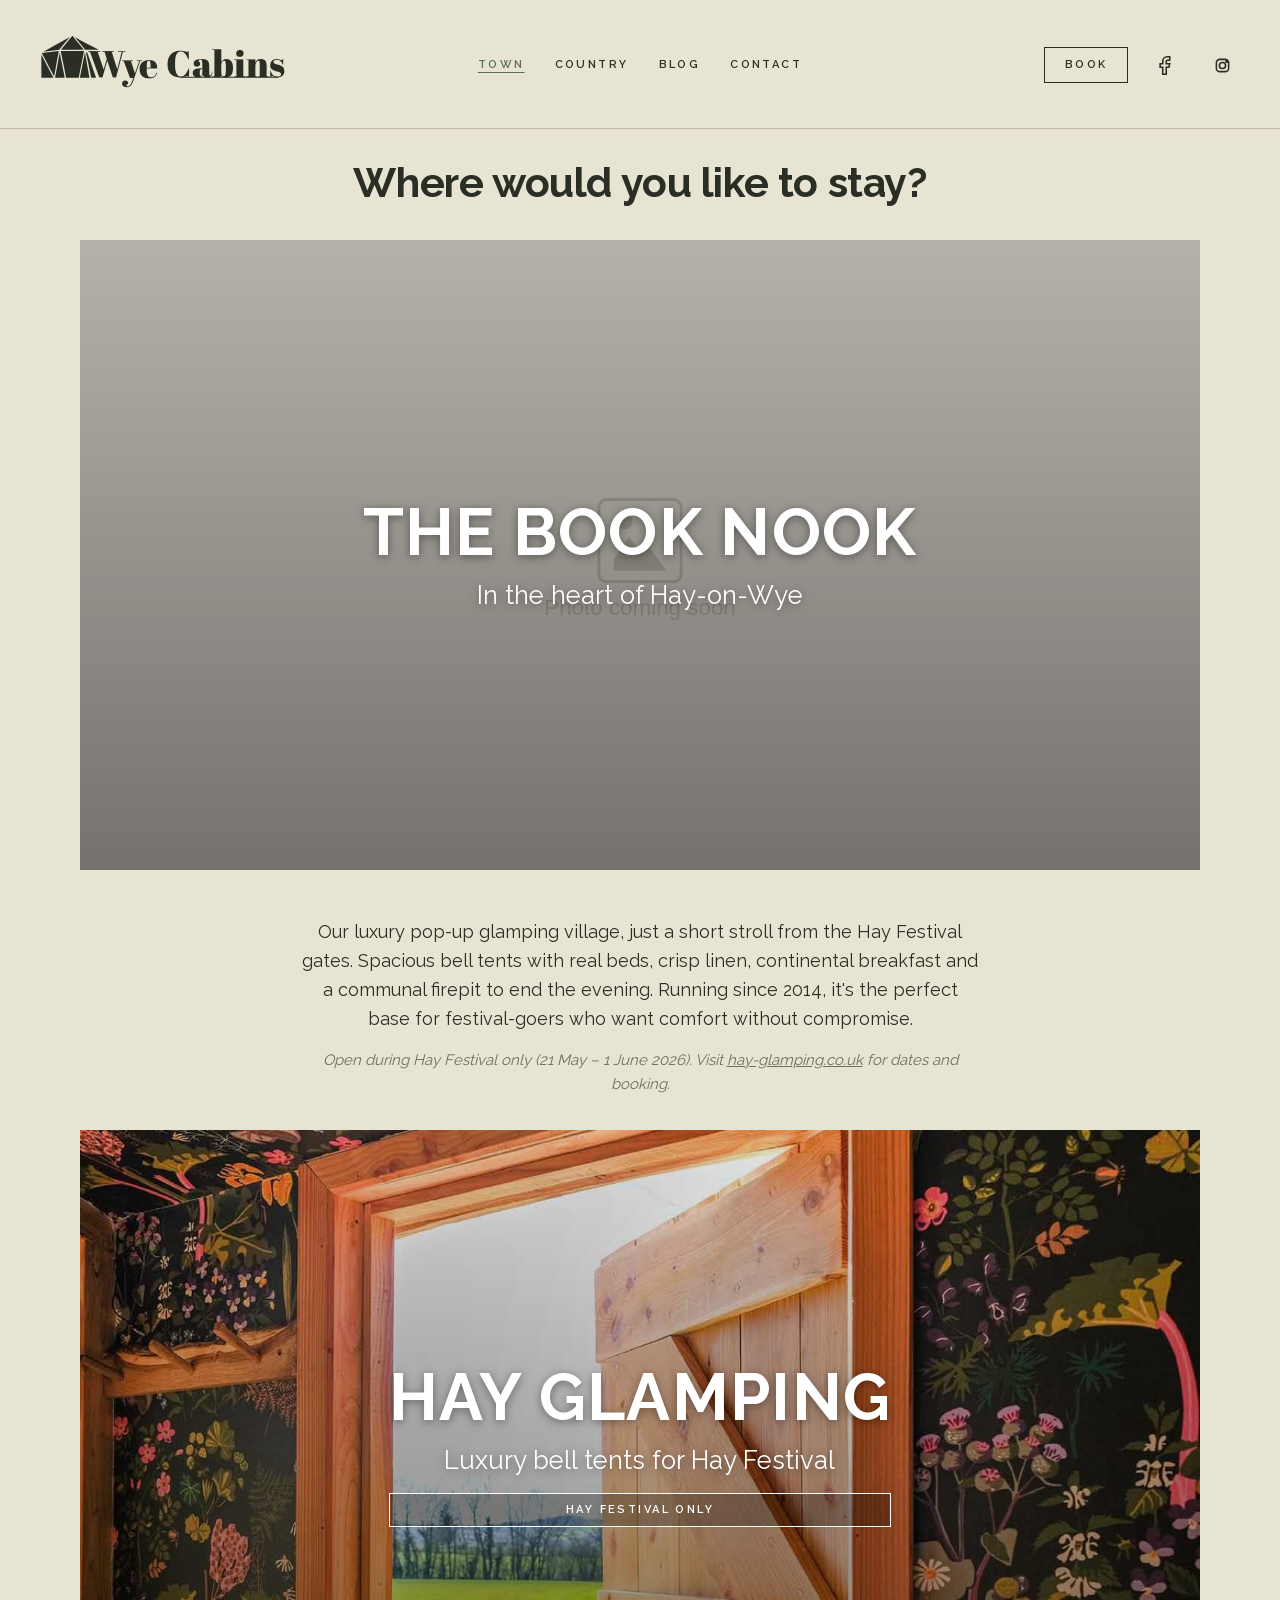
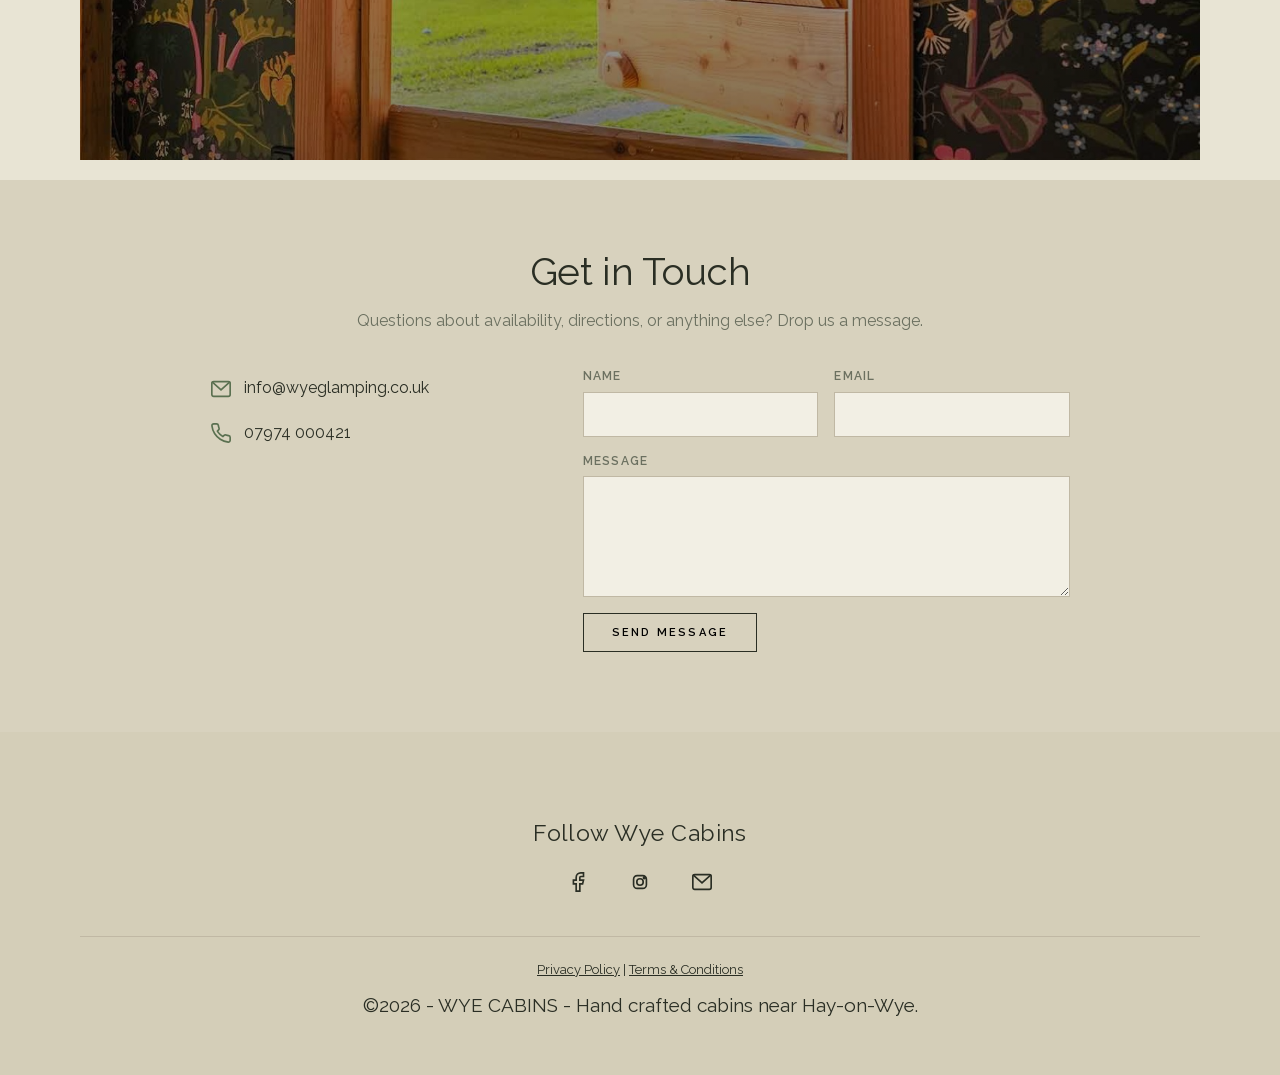
<file: town.html>
<!doctype html>
<html lang="en">
  <head>
    <meta charset="UTF-8">
    <meta name="viewport" content="width=device-width, initial-scale=1.0">
    <link rel="icon" href="assets/images/favicon.svg" type="image/svg+xml">
    <title>Town Stays in Hay-on-Wye | The Book Nook & Hay Glamping | Wye Cabins</title>
    <meta name="description" content="Stay in the heart of Hay-on-Wye at The Book Nook cabin, or enjoy luxury bell tents at Hay Glamping during the Hay Festival. Hand crafted glamping from Wye Cabins.">
    <link rel="canonical" href="https://wyecabins.co.uk/town.html">
    <meta property="og:title" content="Town Stays in Hay-on-Wye | Wye Cabins">
    <meta property="og:description" content="Stay in the heart of Hay-on-Wye at The Book Nook cabin, or enjoy luxury bell tents at Hay Glamping during the Hay Festival.">
    <meta property="og:image" content="assets/images/hero-cabin.jpg">
    <meta property="og:url" content="https://wyecabins.co.uk/town.html">
    <meta property="og:type" content="website">
    <meta name="twitter:card" content="summary_large_image">
    <meta name="twitter:title" content="Town Stays in Hay-on-Wye | Wye Cabins">
    <meta name="twitter:description" content="Stay in the heart of Hay-on-Wye at The Book Nook, or at Hay Glamping during the Hay Festival.">
    <meta name="twitter:image" content="assets/images/hero-cabin.jpg">
    <link rel="stylesheet" href="styles.css">
    <link rel="preload" as="image" href="assets/images/BookNook/placeholder-1.svg" fetchpriority="high">
  </head>
  <body data-page="town">
    <a class="skip-link" href="#main-content">Skip to content</a>

    <header class="topbar" id="site-header"></header>

    <main id="main-content" class="home-section">
      <div id="townContent"></div>
    </main>

    <footer class="site-footer" id="site-footer"></footer>

    <script src="script.js" defer></script>
  </body>
</html>
</file>
<file: styles.css>
/* ── Self-hosted fonts ── */
@font-face {
  font-family: 'Raleway';
  font-style: normal;
  font-weight: 400 700;
  font-display: swap;
  src: url('assets/fonts/raleway.woff2') format('woff2');
}
@font-face {
  font-family: 'Abril Fatface';
  font-style: normal;
  font-weight: 400;
  font-display: swap;
  src: url('assets/fonts/abril-fatface.woff2') format('woff2');
}

/* ══════════════════════════════════════════════════════════
   THEME — Change these variables to restyle the whole site.
   Colours, fonts, spacing all live here for easy tweaking.
   ══════════════════════════════════════════════════════════ */
:root {
  /* ── Colours (Sage & Linen) ── */
  --bg: #e8e4d4;
  --bg-alt: #d8d2be;
  --ink: #2a2e24;
  --ink-muted: #6b7060;
  --accent: #5a7050;
  --accent-hover: #4a6040;
  --accent-light: #d0d8c8;
  --line: #c0b8a4;
  --footer-bg: #d4ceb8;
  --card-bg: #f2efe4;

  /* ── Layout ── */
  --max: 1340px;
  --content: 1120px;
  --header-height: 122px;

  /* ── Tunables ── */
  --btn-radius: 0px;
  --card-radius: 0px;
  --heading-weight: 700;
  --nav-spacing: 0.22em;
  --body-size: 19px;

  /* ── Fonts ── */
  --heading-font: "Raleway", "Avenir Next", "Helvetica Neue", Helvetica, Arial, sans-serif;
  --body-font: "Raleway", "Avenir Next", "Helvetica Neue", Helvetica, Arial, sans-serif;
}

* {
  box-sizing: border-box;
}

html {
  scroll-behavior: smooth;
}

html,
body {
  margin: 0;
  padding: 0;
}

body {
  font-family: var(--body-font);
  background: var(--bg);
  color: var(--ink);
  line-height: 1.45;
}

a {
  color: inherit;
}

/* ── Skip Link ── */

.skip-link {
  position: absolute;
  left: -9999px;
  top: auto;
  z-index: 999;
  padding: 10px 18px;
  background: var(--ink);
  color: #fff;
  font-size: 14px;
  font-weight: 600;
  text-decoration: none;
}

.skip-link:focus {
  left: 12px;
  top: 12px;
}

/* ── Focus Styles ── */

*:focus-visible {
  outline: 2px solid var(--accent);
  outline-offset: 3px;
}

[data-page="stay"] .logo:focus-visible,
[data-page="stay"] .main-nav a:focus-visible,
[data-page="stay"] .contact-btn:focus-visible,
[data-page="stay"] .icon-link:focus-visible,
.ghost-btn:focus-visible,
.lightbox-close:focus-visible {
  outline-color: #fff;
}

/* ── Screen Reader Only ── */

.sr-only {
  position: absolute;
  width: 1px;
  height: 1px;
  padding: 0;
  margin: -1px;
  overflow: hidden;
  clip: rect(0, 0, 0, 0);
  border: 0;
}

.container {
  width: min(var(--max), calc(100% - 72px));
  margin-inline: auto;
}

/* ── Header ── */

.topbar {
  position: relative;
  z-index: 90;
  background: var(--bg);
  border-bottom: 1px solid var(--line);
}

[data-page="stay"] .topbar {
  position: absolute;
  top: 0;
  left: 0;
  right: 0;
  background: linear-gradient(to bottom, rgba(0, 0, 0, 0.35), transparent);
  border-bottom: 0;
}

.topbar-inner {
  display: grid;
  grid-template-columns: 1fr auto 1fr;
  align-items: center;
  padding: 24px 0 22px;
  min-height: var(--header-height);
}

.logo {
  justify-self: start;
  text-decoration: none;
  color: var(--ink);
  line-height: 0;
}

.logo svg {
  height: clamp(44px, 6.5vw, 82px);
  width: auto;
  display: block;
}

.main-nav {
  display: flex;
  justify-content: center;
  gap: 30px;
}

.main-nav a {
  text-decoration: none;
  text-transform: uppercase;
  font-size: 11px;
  letter-spacing: var(--nav-spacing);
  font-weight: 600;
}

.main-nav a:hover {
  color: var(--accent);
}

.main-nav a.is-active {
  text-decoration: underline;
  text-underline-offset: 4px;
  color: var(--accent);
}

.header-actions {
  justify-self: end;
  display: flex;
  align-items: center;
  gap: 14px;
}

.contact-btn {
  text-decoration: none;
  border: 1.5px solid var(--ink);
  padding: 9px 20px;
  border-radius: var(--btn-radius);
  font-size: 11px;
  font-weight: 600;
  letter-spacing: 0.2em;
  transition: background 0.2s, color 0.2s;
}

.contact-btn:hover {
  background: var(--ink);
  color: var(--bg);
}

.icon-link {
  width: 44px;
  height: 44px;
  display: inline-flex;
  align-items: center;
  justify-content: center;
  text-decoration: none;
}

.icon-link svg {
  width: 21px;
  height: 21px;
  fill: none;
  stroke: var(--ink);
  stroke-width: 1.8;
}

.icon-link:hover svg {
  stroke: var(--accent);
}

[data-page="stay"] .logo,
[data-page="stay"] .main-nav a,
[data-page="stay"] .contact-btn,
[data-page="stay"] .icon-link svg {
  color: #fff;
  stroke: #fff;
  border-color: #fff;
}

/* ── Hamburger Toggle ── */

.nav-toggle {
  display: none;
  flex-direction: column;
  justify-content: center;
  gap: 5px;
  background: none;
  border: none;
  padding: 12px;
  min-width: 44px;
  min-height: 44px;
  cursor: pointer;
  z-index: 2;
}

.nav-toggle span {
  display: block;
  width: 22px;
  height: 2px;
  background: var(--ink);
  transition: transform 0.25s, opacity 0.25s;
}

[data-page="stay"] .nav-toggle span {
  background: #fff;
}

.nav-toggle--open span:nth-child(1) {
  transform: translateY(7px) rotate(45deg);
}

.nav-toggle--open span:nth-child(2) {
  opacity: 0;
}

.nav-toggle--open span:nth-child(3) {
  transform: translateY(-7px) rotate(-45deg);
}

.nav-book-link {
  display: none;
}

/* ── Homepage ── */

.home-section {
  padding: 24px 0 20px;
}

.home-headline h1 {
  margin: 0 0 28px;
  text-align: center;
  font-family: var(--heading-font);
  font-size: clamp(34px, 3.2vw, 56px);
  font-weight: var(--heading-weight);
  letter-spacing: -0.01em;
}

.headline-sub {
  display: block;
  font-size: clamp(18px, 1.8vw, 30px);
  font-weight: 400;
  letter-spacing: -0.01em;
  margin-top: 6px;
  color: var(--ink-muted);
}

.stay-stack {
  width: min(var(--content), calc(100% - 10px));
  display: grid;
  gap: 24px;
}

.stay-card {
  position: relative;
  display: block;
  text-decoration: none;
  overflow: hidden;
  background: #d8d8d8;
  border-radius: var(--card-radius);
}

.stay-card img {
  width: 100%;
  height: auto;
  display: block;
  aspect-ratio: 16 / 9;
  object-fit: cover;
  transition: transform 0.4s ease;
}

.stay-card:hover img {
  transform: scale(1.03);
}

.stay-card::after {
  content: "";
  position: absolute;
  inset: 0;
  background: linear-gradient(rgba(0, 0, 0, 0.15), rgba(0, 0, 0, 0.45));
  pointer-events: none;
}

.stay-overlay {
  position: absolute;
  inset: 0;
  z-index: 1;
  display: grid;
  place-content: center;
  text-align: center;
  color: #fff;
  text-shadow: 0 2px 10px rgba(0, 0, 0, 0.4);
}

.stay-overlay h2 {
  margin: 0;
  font-family: var(--heading-font);
  font-weight: 700;
  font-size: clamp(42px, 5.1vw, 86px);
  letter-spacing: 0.02em;
  line-height: 1.08;
}

.stay-overlay p {
  margin: 10px 0 0;
  font-family: var(--heading-font);
  font-size: clamp(20px, 2vw, 34px);
}

.split-links {
  width: min(var(--content), calc(100% - 10px));
  display: flex;
  justify-content: space-between;
  gap: 20px;
  margin-top: 16px;
}

.split-links a {
  text-decoration: none;
  font-size: 13px;
  letter-spacing: 0.04em;
  padding: 12px 0;
  display: inline-block;
  color: var(--accent);
  font-weight: 600;
}

.split-links a:hover {
  text-decoration: underline;
}

.stay-stack--spaced {
  margin-top: 32px;
}

/* ── Town Page: Between-Cards Text ── */

.town-between-text {
  text-align: center;
  padding: 48px 0 20px;
}

.town-between-text p {
  margin: 0 auto 14px;
  max-width: 680px;
  font-size: 18px;
  line-height: 1.6;
}

.town-between-text p.coming-soon-note {
  font-style: italic;
  color: var(--ink-muted);
  font-size: 15px;
}

/* ── Coming Soon (Town page) ── */

.stay-card--coming-soon {
  cursor: default;
}

.stay-card--coming-soon img {
  filter: grayscale(0.4) brightness(0.85);
}

.coming-soon-badge {
  display: inline-block;
  margin-top: 14px;
  padding: 8px 22px;
  border: 1.5px solid #fff;
  font-family: var(--body-font);
  font-size: 11px;
  font-weight: 600;
  letter-spacing: 0.22em;
  text-transform: uppercase;
  text-shadow: none;
}

.coming-soon-info {
  text-align: center;
  padding: 48px 0 20px;
}

.coming-soon-info h2 {
  margin: 0 0 18px;
  font-family: var(--heading-font);
  font-size: clamp(32px, 3vw, 48px);
  font-weight: 400;
  letter-spacing: -0.01em;
}

.coming-soon-info p {
  margin: 0 auto 14px;
  max-width: 680px;
  font-size: 18px;
  line-height: 1.6;
}

.coming-soon-info p.coming-soon-note {
  font-style: italic;
  color: var(--ink-muted);
  font-size: 15px;
}

/* ── Antidote Section (Homepage) ── */

.antidote-section {
  padding: 64px 0;
  background: var(--bg-alt);
}

.antidote-inner {
  max-width: var(--content);
  text-align: center;
}

.antidote-inner h2 {
  margin: 0 0 24px;
  font-family: var(--heading-font);
  font-size: clamp(32px, 3vw, 52px);
  font-weight: 400;
  letter-spacing: -0.01em;
}

.antidote-inner p {
  margin: 0 auto 20px;
  max-width: 780px;
  font-size: var(--body-size);
  line-height: 1.7;
}

.antidote-inner p.antidote-tagline {
  font-style: italic;
  font-size: 16px;
  color: var(--ink-muted);
  margin-bottom: 28px;
}

.antidote-inner .outline-btn {
  display: inline-block;
  text-decoration: none;
}

/* ── Mailing Section (Homepage) ── */

.mailing-section {
  padding: 56px 0;
}

.mailing-inner {
  max-width: var(--content);
  text-align: center;
}

.mailing-inner h2 {
  margin: 0 0 12px;
  font-family: var(--heading-font);
  font-size: clamp(28px, 2.6vw, 44px);
  font-weight: 400;
  letter-spacing: -0.01em;
}

.mailing-inner p {
  margin: 0 0 0;
  font-size: 14px;
}

.mailing-inner .subscribe-form {
  margin-top: 22px;
}

/* ── Blog ── */

.blog-section {
  padding: 42px 0 20px;
}

.blog-title {
  margin: 0 0 38px;
  text-align: center;
  font-family: var(--heading-font);
  font-size: clamp(30px, 3.6vw, 56px);
  letter-spacing: 0em;
  font-weight: 700;
}

.posts-grid {
  display: grid;
  grid-template-columns: repeat(2, minmax(0, 1fr));
  gap: 28px;
}

.post-card {
  display: grid;
  grid-template-columns: 1fr 1fr;
  background: var(--card-bg);
  overflow: hidden;
  border-radius: var(--card-radius);
}

.post-card-thumb {
  display: block;
  overflow: hidden;
}

.post-card-thumb img {
  width: 100%;
  height: 100%;
  aspect-ratio: 16 / 9;
  object-fit: cover;
  display: block;
  transition: transform 0.3s ease;
}

.post-card-thumb:hover img {
  transform: scale(1.03);
}

.post-card-body {
  padding: 24px 28px;
  display: flex;
  flex-direction: column;
}

.post-card h2 {
  margin: 0 0 12px;
  text-align: left;
  font-size: clamp(16px, 1.4vw, 24px);
  font-weight: 600;
  line-height: 1.22;
  letter-spacing: -0.01em;
}

.post-card p {
  margin: 0;
  font-size: 14px;
  line-height: 1.55;
  flex: 1;
}

.post-card-body > a:last-child {
  display: inline-block;
  margin-top: 14px;
  text-decoration: none;
  font-size: 13px;
  font-weight: 600;
  letter-spacing: 0.04em;
  color: var(--accent);
}

.post-card-body > a:last-child:hover {
  text-decoration: underline;
}

/* ── Stay Detail Pages ── */

.unit-page {
  padding-bottom: 12px;
}

.unit-hero {
  position: relative;
  min-height: 76vh;
}

.unit-hero > img {
  width: 100%;
  height: min(76vh, 860px);
  object-fit: cover;
  display: block;
}

.unit-hero::after {
  content: "";
  position: absolute;
  inset: 0;
  background: rgba(0, 0, 0, 0.35);
}

.unit-hero-overlay {
  position: absolute;
  inset: 0;
  z-index: 2;
  display: grid;
  place-content: center;
  text-align: center;
  color: #fff;
  padding-top: 58px;
}

.unit-hero-overlay h1 {
  margin: 0;
  font-family: var(--heading-font);
  font-size: clamp(42px, 5.6vw, 94px);
  letter-spacing: 0.02em;
  line-height: 1.08;
  font-weight: 700;
}

.unit-hero-overlay p {
  margin: 8px 0 18px;
  font-family: var(--body-font);
  font-size: clamp(22px, 2.1vw, 34px);
  font-weight: 600;
}

.ghost-btn,
.outline-btn {
  background: transparent;
  color: inherit;
  border: 1.5px solid currentColor;
  padding: 11px 24px;
  border-radius: var(--btn-radius);
  font-size: 10.5px;
  letter-spacing: 0.24em;
  font-weight: 600;
  text-transform: uppercase;
  text-decoration: none;
  display: inline-block;
  cursor: pointer;
  font-family: var(--body-font);
  transition: background 0.2s, color 0.2s;
}

.outline-btn:hover {
  background: var(--ink);
  color: var(--bg);
}

.ghost-btn:hover {
  background: rgba(255, 255, 255, 0.2);
}

.section-narrow {
  width: min(var(--content), calc(100% - 72px));
  margin: 56px auto 0;
}

.unit-intro {
  text-align: center;
}

.unit-intro h2 {
  margin: 0;
  font-family: var(--heading-font);
  font-size: clamp(34px, 3.2vw, 52px);
  letter-spacing: -0.01em;
  font-weight: 400;
}

.unit-intro p {
  margin: 18px auto 24px;
  max-width: 860px;
  font-size: var(--body-size);
  line-height: 1.6;
}

/* ── Story Section (stay pages) ── */

.unit-story {
  text-align: center;
}

.unit-story h2 {
  margin: 0 0 18px;
  font-family: var(--heading-font);
  font-size: clamp(30px, 2.8vw, 46px);
  font-weight: 400;
  letter-spacing: -0.01em;
}

.unit-story p {
  margin: 0 auto;
  max-width: 820px;
  font-size: 18px;
  line-height: 1.65;
}

/* ── Gallery ── */

.unit-gallery {
  display: grid;
  grid-template-columns: repeat(3, minmax(0, 1fr));
  gap: 9px;
}

.gallery-tile {
  border: 0;
  padding: 0;
  margin: 0;
  background: #ddd;
  cursor: zoom-in;
  aspect-ratio: 1 / 1;
  overflow: hidden;
}

.gallery-tile img {
  width: 100%;
  height: 100%;
  display: block;
  object-fit: cover;
  transition: transform 0.3s ease;
}

.gallery-tile:hover img {
  transform: scale(1.05);
}

/* ── Specs Grid (stay pages) ── */

.unit-details {
  text-align: center;
}

.unit-details h2,
.unit-map h2,
.unit-book h2 {
  margin: 0 0 20px;
  text-align: center;
  font-family: var(--heading-font);
  font-size: clamp(32px, 3vw, 48px);
  font-weight: 400;
  letter-spacing: -0.01em;
}

.specs-grid {
  display: grid;
  grid-template-columns: repeat(4, 1fr);
  gap: 36px 24px;
  max-width: 800px;
  margin: 0 auto;
}

.spec-item {
  display: flex;
  flex-direction: column;
  align-items: center;
  text-align: center;
  gap: 10px;
}

.spec-icon {
  width: 30px;
  height: 30px;
  fill: none;
  stroke: var(--accent);
  stroke-width: 1.5;
  stroke-linecap: round;
  stroke-linejoin: round;
}

.spec-label {
  font-size: 13px;
  font-weight: 500;
  letter-spacing: 0.03em;
  line-height: 1.3;
}

/* ── Map ── */

.unit-map iframe {
  width: 100%;
  border: 0;
  height: 380px;
  /* Warm tint instead of grayscale — remove filter entirely for full colour */
  filter: saturate(0.7) sepia(0.15) brightness(1.02);
}

.map-link {
  text-align: center;
  margin: 10px 0 0;
  font-size: 13px;
}

.map-link a {
  text-decoration: none;
  border-bottom: 1px solid currentColor;
  color: var(--accent);
}

/* ── Book Section ── */

.unit-book {
  text-align: center;
}

.unit-book p {
  margin: 0 auto 20px;
  max-width: 780px;
  font-size: 19px;
}

/* ── Instagram Slider ── */

.unit-instagram {
  text-align: center;
}

.unit-instagram h2 {
  margin: 0 0 20px;
  font-family: var(--heading-font);
  font-size: clamp(28px, 2.6vw, 42px);
  font-weight: 400;
  letter-spacing: -0.01em;
}

.instagram-slider {
  position: relative;
  display: flex;
  align-items: center;
  gap: 0;
}

.insta-track {
  display: flex;
  gap: 10px;
  overflow-x: auto;
  scroll-snap-type: x mandatory;
  scroll-behavior: smooth;
  -webkit-overflow-scrolling: touch;
  scrollbar-width: none;
  flex: 1;
  padding: 0 4px;
}

.insta-track::-webkit-scrollbar {
  display: none;
}

.insta-slide {
  flex: 0 0 200px;
  width: 200px;
  height: 200px;
  scroll-snap-align: start;
  overflow: hidden;
  background: var(--bg-alt);
  display: block;
  border-radius: 4px;
}

.insta-slide img {
  width: 100%;
  height: 100%;
  object-fit: cover;
  display: block;
  transition: transform 0.3s ease, opacity 0.2s;
}

.insta-slide:hover img {
  opacity: 0.85;
  transform: scale(1.04);
}

.insta-arrow {
  flex-shrink: 0;
  width: 40px;
  height: 40px;
  border: 0;
  border-radius: 50%;
  background: var(--card-bg);
  color: var(--ink);
  font-size: 20px;
  line-height: 1;
  cursor: pointer;
  display: flex;
  align-items: center;
  justify-content: center;
  box-shadow: 0 2px 8px rgba(0, 0, 0, 0.12);
  transition: background 0.2s, box-shadow 0.2s;
  margin: 0 8px;
  z-index: 2;
}

.insta-arrow:hover {
  background: var(--accent);
  color: #fff;
  box-shadow: 0 2px 12px rgba(0, 0, 0, 0.18);
}

.instagram-follow {
  margin-top: 18px;
  font-size: 14px;
}

.instagram-follow a {
  text-decoration: none;
  border-bottom: 1px solid currentColor;
  color: var(--accent);
}

/* Fallback: Instagram embed widget */
.insta-embed-wrapper {
  width: 100%;
  max-width: 540px;
  margin: 0 auto;
}

.insta-embed-wrapper iframe {
  width: 100%;
  height: 520px;
  border: 0;
  background: var(--card-bg);
  border-radius: 6px;
}

/* ── Place Map Link (in blog posts) ── */

.place-map-link {
  display: inline-block;
  font-size: 12px;
  font-weight: 600;
  letter-spacing: 0.06em;
  text-decoration: none;
  color: var(--accent);
  border: 1px solid var(--line);
  padding: 3px 8px;
  margin-left: 6px;
  vertical-align: middle;
  transition: border-color 0.2s, background 0.2s;
}

.place-map-link:hover {
  border-color: var(--accent);
  background: var(--accent-light);
}

/* ── Contact Section ── */

.contact-section {
  padding: 64px 0;
  background: var(--bg-alt);
}

.contact-inner h2 {
  margin: 0 0 10px;
  text-align: center;
  font-family: var(--heading-font);
  font-size: clamp(32px, 3vw, 48px);
  font-weight: 400;
  letter-spacing: -0.01em;
}

.contact-subtext {
  text-align: center;
  margin: 0 0 36px;
  font-size: 16px;
  color: var(--ink-muted);
}

.contact-grid {
  display: grid;
  grid-template-columns: 1fr 1.5fr;
  gap: 48px;
  max-width: 860px;
  margin: 0 auto;
  align-items: start;
}

.contact-info {
  display: flex;
  flex-direction: column;
  gap: 20px;
  padding-top: 8px;
}

.contact-detail {
  display: flex;
  align-items: center;
  gap: 12px;
  font-size: 16px;
}

.contact-detail svg {
  width: 22px;
  height: 22px;
  flex-shrink: 0;
  fill: none;
  stroke: var(--accent);
  stroke-width: 1.8;
}

.contact-detail a {
  text-decoration: none;
  border-bottom: 1px solid transparent;
}

.contact-detail a:hover {
  border-bottom-color: var(--accent);
  color: var(--accent);
}

.contact-form {
  display: grid;
  grid-template-columns: 1fr 1fr;
  gap: 16px;
}

.form-row {
  display: flex;
  flex-direction: column;
  gap: 6px;
}

.form-row--full {
  grid-column: 1 / -1;
}

.contact-form label {
  font-size: 12px;
  font-weight: 600;
  letter-spacing: 0.1em;
  text-transform: uppercase;
  color: var(--ink-muted);
}

.contact-form input,
.contact-form textarea {
  border: 1px solid var(--line);
  background: var(--card-bg);
  padding: 12px 14px;
  font-size: 16px;
  font-family: var(--body-font);
  color: var(--ink);
  transition: border-color 0.2s;
}

.contact-form input:focus,
.contact-form textarea:focus {
  border-color: var(--accent);
  outline: none;
}

.contact-form textarea {
  resize: vertical;
  min-height: 100px;
}

.contact-form button {
  grid-column: 1 / -1;
  justify-self: start;
  border: 1.5px solid var(--ink);
  border-radius: var(--btn-radius);
  background: transparent;
  padding: 12px 28px;
  font-size: 11px;
  font-weight: 600;
  letter-spacing: 0.2em;
  text-transform: uppercase;
  font-family: var(--body-font);
  cursor: pointer;
  transition: background 0.2s, color 0.2s;
}

.contact-form button:hover {
  background: var(--ink);
  color: var(--bg);
}

#contact-feedback {
  text-align: center;
  margin-top: 16px;
  font-size: 15px;
  color: var(--accent);
}

/* ── Footer ── */

.site-footer {
  margin-top: 0;
  background: var(--footer-bg);
}

.footer-inner {
  max-width: var(--content);
  text-align: center;
  padding: 56px 0;
}

.footer-contact h3,
.footer-social h3 {
  margin: 0 0 10px;
  font-family: var(--heading-font);
  font-size: clamp(20px, 1.8vw, 28px);
  font-weight: 400;
  letter-spacing: 0.02em;
}

.footer-contact p {
  margin: 0 0 8px;
  font-size: 14px;
  line-height: 1.6;
}

.footer-contact a {
  text-decoration: none;
  border-bottom: 1px solid transparent;
}

.footer-contact a:hover {
  border-bottom-color: var(--ink);
}

.footer-social {
  margin-top: 28px;
}

.social-links {
  display: flex;
  justify-content: center;
  gap: 18px;
  margin-top: 10px;
}

.social-links a {
  width: 44px;
  height: 44px;
  display: inline-flex;
  align-items: center;
  justify-content: center;
  text-decoration: none;
}

.social-links svg {
  width: 22px;
  height: 22px;
  fill: none;
  stroke: var(--ink);
  stroke-width: 1.8;
  transition: stroke 0.2s;
}

.social-links a:hover svg {
  stroke: var(--accent);
}

/* ── Subscribe Form ── */

.subscribe-form {
  margin: 26px auto 0;
  display: grid;
  grid-template-columns: 1fr auto;
  max-width: 460px;
  gap: 10px;
}

.subscribe-form input {
  height: 48px;
  border: 1px solid var(--line);
  background: transparent;
  font-size: 16px;
  padding: 0 14px;
  font-family: var(--body-font);
}

.subscribe-form input:focus {
  border-color: var(--accent);
  outline: none;
}

.subscribe-form button {
  height: 48px;
  min-width: 130px;
  border: 1.5px solid var(--ink);
  border-radius: var(--btn-radius);
  background: transparent;
  font-size: 15px;
  letter-spacing: 0.03em;
  font-family: var(--body-font);
  cursor: pointer;
  transition: background 0.2s, color 0.2s;
}

.subscribe-form button:hover {
  background: var(--ink);
  color: var(--bg);
}

.policy-links {
  margin-top: 20px;
  font-size: 13px;
}

.footer-line {
  margin: 32px auto 24px;
  border-top: 1px solid var(--line);
}

.copyright {
  margin: 0;
  font-family: var(--heading-font);
  font-size: 19px;
  line-height: 1.4;
}

/* ── Lightbox ── */

.lightbox {
  position: fixed;
  inset: 0;
  background: rgba(0, 0, 0, 0.9);
  z-index: 300;
  display: grid;
  place-items: center;
  padding: 22px;
}

.lightbox[hidden] {
  display: none !important;
}

.lightbox img {
  max-width: min(1280px, 95vw);
  max-height: 90vh;
  object-fit: contain;
}

.lightbox-close {
  position: absolute;
  top: 20px;
  right: 20px;
  border: 1px solid #fff;
  background: transparent;
  color: #fff;
  font-size: 24px;
  width: 44px;
  height: 44px;
  cursor: pointer;
}

body.lightbox-open {
  overflow: hidden;
}

/* ── Responsive ── */

@media (max-width: 980px) {
  .container,
  .section-narrow {
    width: min(var(--max), calc(100% - 28px));
  }

  .topbar-inner {
    grid-template-columns: 1fr auto 1fr;
    gap: 8px;
    padding: 14px 0;
  }

  .logo svg {
    height: 44px;
  }

  .main-nav {
    gap: 16px;
  }

  .main-nav a {
    font-size: 9px;
    letter-spacing: 0.18em;
  }

  .contact-btn {
    padding: 6px 10px;
    font-size: 9px;
    letter-spacing: 0.14em;
  }

  .icon-link {
    width: 44px;
    height: 44px;
  }

  .icon-link svg {
    width: 18px;
    height: 18px;
  }

  .home-headline h1 {
    font-size: 34px;
    margin-bottom: 20px;
  }

  .headline-sub {
    font-size: 16px;
  }

  .stay-stack {
    gap: 16px;
  }

  .stay-overlay h2 {
    font-size: clamp(30px, 8vw, 48px);
  }

  .stay-overlay p {
    font-size: clamp(15px, 4vw, 24px);
  }

  .split-links {
    flex-direction: column;
    gap: 8px;
  }

  .antidote-section {
    padding: 40px 0;
  }

  .antidote-inner h2 {
    font-size: 28px;
  }

  .antidote-inner p {
    font-size: 16px;
  }

  .mailing-section {
    padding: 36px 0;
  }

  .mailing-inner h2 {
    font-size: 24px;
  }

  .coming-soon-info h2 {
    font-size: 28px;
  }

  .coming-soon-info p {
    font-size: 16px;
  }

  .blog-section {
    padding-top: 24px;
  }

  .blog-title {
    font-size: 36px;
    margin-bottom: 20px;
  }

  .posts-grid {
    grid-template-columns: 1fr;
    gap: 22px;
  }

  .post-card h2 {
    font-size: 20px;
  }

  .post-card-body {
    padding: 18px 20px;
  }

  .blog-photo-wide {
    width: 100% !important;
    margin-left: 0 !important;
    max-width: 100% !important;
  }

  .blog-photo-right,
  .blog-photo-left {
    float: none;
    width: 100%;
    margin: 20px 0;
    aspect-ratio: 16 / 9;
  }

  .blog-photo-pair {
    grid-template-columns: 1fr;
    gap: 8px;
  }

  .unit-hero > img {
    height: 66vh;
  }

  .unit-hero-overlay {
    padding-top: 40px;
  }

  .unit-hero-overlay h1 {
    font-size: clamp(34px, 10vw, 60px);
  }

  .unit-hero-overlay p {
    font-size: clamp(18px, 4.4vw, 26px);
  }

  .unit-intro h2,
  .unit-details h2,
  .unit-map h2,
  .unit-book h2,
  .unit-story h2 {
    font-size: 28px;
  }

  .unit-intro p,
  .unit-book p,
  .unit-story p {
    font-size: 16px;
  }

  .specs-grid {
    grid-template-columns: repeat(4, 1fr);
    gap: 28px 20px;
  }

  .unit-gallery {
    grid-template-columns: repeat(2, minmax(0, 1fr));
    gap: 8px;
  }

  .unit-map iframe {
    height: 280px;
  }

  .insta-slide {
    flex: 0 0 170px;
    width: 170px;
    height: 170px;
  }

  .contact-grid {
    grid-template-columns: 1fr;
    gap: 32px;
  }

  .contact-info {
    flex-direction: row;
    justify-content: center;
    flex-wrap: wrap;
    gap: 24px;
  }

  .footer-inner {
    padding: 38px 0;
  }

  .footer-contact h3,
  .footer-social h3 {
    font-size: 20px;
  }

  .subscribe-form {
    grid-template-columns: 1fr;
    margin-top: 18px;
  }

  .subscribe-form input,
  .subscribe-form button {
    font-size: 15px;
    height: 44px;
  }

  .copyright {
    font-size: 16px;
  }
}

@media (max-width: 580px) {
  .post-card {
    grid-template-columns: 1fr;
  }

  .post-card-thumb img {
    aspect-ratio: 16 / 9;
    height: auto;
  }

  /* ── Mobile Header ── */
  .topbar-inner {
    grid-template-columns: 1fr auto;
    align-items: center;
    gap: 0;
    padding: 12px 0;
  }

  .nav-toggle {
    display: flex;
  }

  .main-nav {
    display: none;
    position: absolute;
    top: 100%;
    left: 0;
    right: 0;
    flex-direction: column;
    align-items: center;
    gap: 0;
    padding: 18px 0 22px;
    background: var(--bg);
    border-bottom: 1px solid var(--line);
    box-shadow: 0 4px 12px rgba(0, 0, 0, 0.08);
  }

  [data-page="stay"] .main-nav {
    background: rgba(20, 20, 20, 0.95);
    border-bottom-color: rgba(255, 255, 255, 0.15);
  }

  .main-nav.nav-open {
    display: flex;
  }

  body:has(.nav-open) {
    overflow: hidden;
  }

  .main-nav a {
    font-size: 12px;
    letter-spacing: 0.18em;
    padding: 12px 20px;
    width: 100%;
    text-align: center;
  }

  .nav-book-link {
    display: block;
    margin-top: 8px;
    padding: 12px 28px;
    border: 1.5px solid var(--ink);
    font-weight: 600;
    width: auto;
  }

  [data-page="stay"] .nav-book-link {
    border-color: #fff;
  }

  .header-actions {
    display: none;
  }

  .logo svg {
    height: 36px;
  }

  .insta-slide {
    flex: 0 0 150px;
    width: 150px;
    height: 150px;
  }

  .insta-arrow {
    width: 34px;
    height: 34px;
    font-size: 16px;
    margin: 0 4px;
  }

  .contact-form {
    grid-template-columns: 1fr;
  }
}

@media (max-width: 480px) {
  .unit-gallery {
    grid-template-columns: 1fr;
    gap: 6px;
  }

  .gallery-tile {
    aspect-ratio: 4 / 3;
  }

  .specs-grid {
    grid-template-columns: repeat(2, 1fr);
    gap: 24px 16px;
  }

  .coming-soon-badge {
    font-size: 9px;
    padding: 6px 16px;
  }

  .social-links {
    gap: 14px;
  }
}

/* ── Festival Badge (Town page – Hay Glamping) ── */

.stay-card--festival::after {
  background: linear-gradient(rgba(0, 0, 0, 0.10), rgba(0, 0, 0, 0.50));
}

.festival-badge {
  display: inline-block;
  margin-top: 14px;
  padding: 8px 22px;
  border: 1.5px solid #fff;
  background: rgba(0, 0, 0, 0.25);
  font-family: var(--body-font);
  font-size: 11px;
  font-weight: 600;
  letter-spacing: 0.22em;
  text-transform: uppercase;
  text-shadow: none;
}

/* ── Blog Post Detail ── */

.blog-post {
  max-width: var(--content);
  padding: 24px 0 40px;
}

.blog-back {
  display: inline-block;
  text-decoration: none;
  font-size: 13px;
  letter-spacing: 0.04em;
  padding: 12px 0;
  margin-bottom: 8px;
  color: var(--accent);
}

.blog-post-hero {
  width: 100%;
  aspect-ratio: 16 / 7;
  object-fit: cover;
  display: block;
}

.blog-post-title {
  margin: 32px 0 24px;
  font-family: var(--heading-font);
  font-size: clamp(26px, 3vw, 44px);
  font-weight: var(--heading-weight);
  letter-spacing: -0.01em;
  text-align: center;
}

.blog-post-body {
  max-width: 780px;
  margin: 0 auto;
}

.blog-post-body h2 {
  margin: 36px 0 14px;
  font-family: var(--heading-font);
  font-size: clamp(22px, 2.2vw, 32px);
  font-weight: var(--heading-weight);
  letter-spacing: -0.01em;
}

.blog-post-body h3 {
  margin: 28px 0 10px;
  font-family: var(--heading-font);
  font-size: clamp(18px, 1.8vw, 24px);
  font-weight: var(--heading-weight);
  letter-spacing: -0.01em;
}

.blog-post-body p {
  margin: 0 0 16px;
  font-size: 18px;
  line-height: 1.7;
}

.blog-post-body strong {
  font-weight: 600;
}

.blog-post-cta {
  display: inline-block;
  margin: 32px auto 0;
  text-align: center;
}

.blog-post-body + .blog-post-cta {
  display: block;
  width: fit-content;
  margin-inline: auto;
}

/* ── Blog Post Inline Photos ── */

.blog-photo {
  width: 100%;
  display: block;
  margin: 28px 0;
  aspect-ratio: 16 / 9;
  object-fit: cover;
}

.blog-photo-pair {
  display: grid;
  grid-template-columns: 1fr 1fr;
  gap: 12px;
  margin: 28px 0;
}

.blog-photo-pair img {
  width: 100%;
  aspect-ratio: 4 / 3;
  object-fit: cover;
  display: block;
}

.blog-photo-right {
  float: right;
  width: 44%;
  margin: 6px 0 18px 28px;
  aspect-ratio: 3 / 4;
  object-fit: cover;
}

.blog-photo-left {
  float: left;
  width: 44%;
  margin: 6px 28px 18px 0;
  aspect-ratio: 3 / 4;
  object-fit: cover;
}

.blog-photo-wide {
  width: calc(100% + 100px);
  margin-left: -50px;
  display: block;
  margin-top: 32px;
  margin-bottom: 32px;
  aspect-ratio: 21 / 9;
  object-fit: cover;
}

.blog-post-body::after {
  content: '';
  display: table;
  clear: both;
}

.blog-post-body h2 {
  clear: both;
}

.blog-cta-box {
  margin-top: 48px;
  padding: 32px;
  text-align: center;
  background: var(--card-bg);
  border-radius: 12px;
  clear: both;
}

.blog-cta-box p {
  font-family: var(--heading-font);
  font-size: 24px;
  margin-bottom: 16px;
}

@media (max-width: 980px) {
  .blog-post-title {
    font-size: 28px;
  }

  .blog-post-body p {
    font-size: 16px;
  }

  .blog-post-body h2 {
    font-size: 22px;
  }

  .festival-badge {
    font-size: 9px;
    padding: 6px 16px;
  }
}

@media (prefers-reduced-motion: reduce) {
  *,
  *::before,
  *::after {
    animation-duration: 0.01ms !important;
    transition-duration: 0.01ms !important;
  }

  html {
    scroll-behavior: auto;
  }
}
</file>
